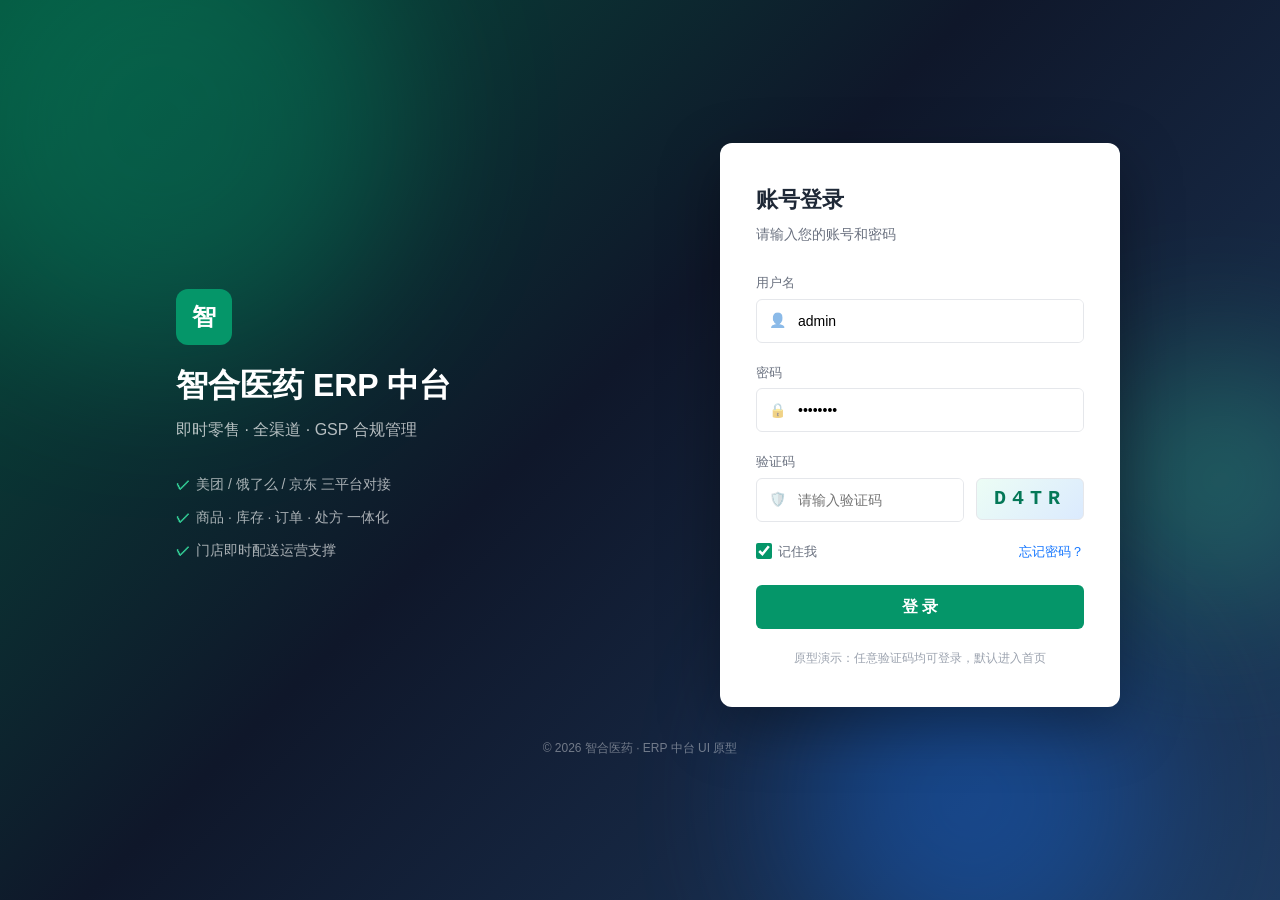
<file: index.html>
<!DOCTYPE html>
<html lang="zh-CN">
<head>
  <meta charset="UTF-8" />
  <meta http-equiv="refresh" content="0;url=design-prototype/login.html" />
  <title>智合医药 ERP 中台</title>
  <script>location.replace('design-prototype/login.html');</script>
</head>
<body>
  <p>正在跳转到 <a href="design-prototype/login.html">登录页</a>…</p>
</body>
</html>
</file>
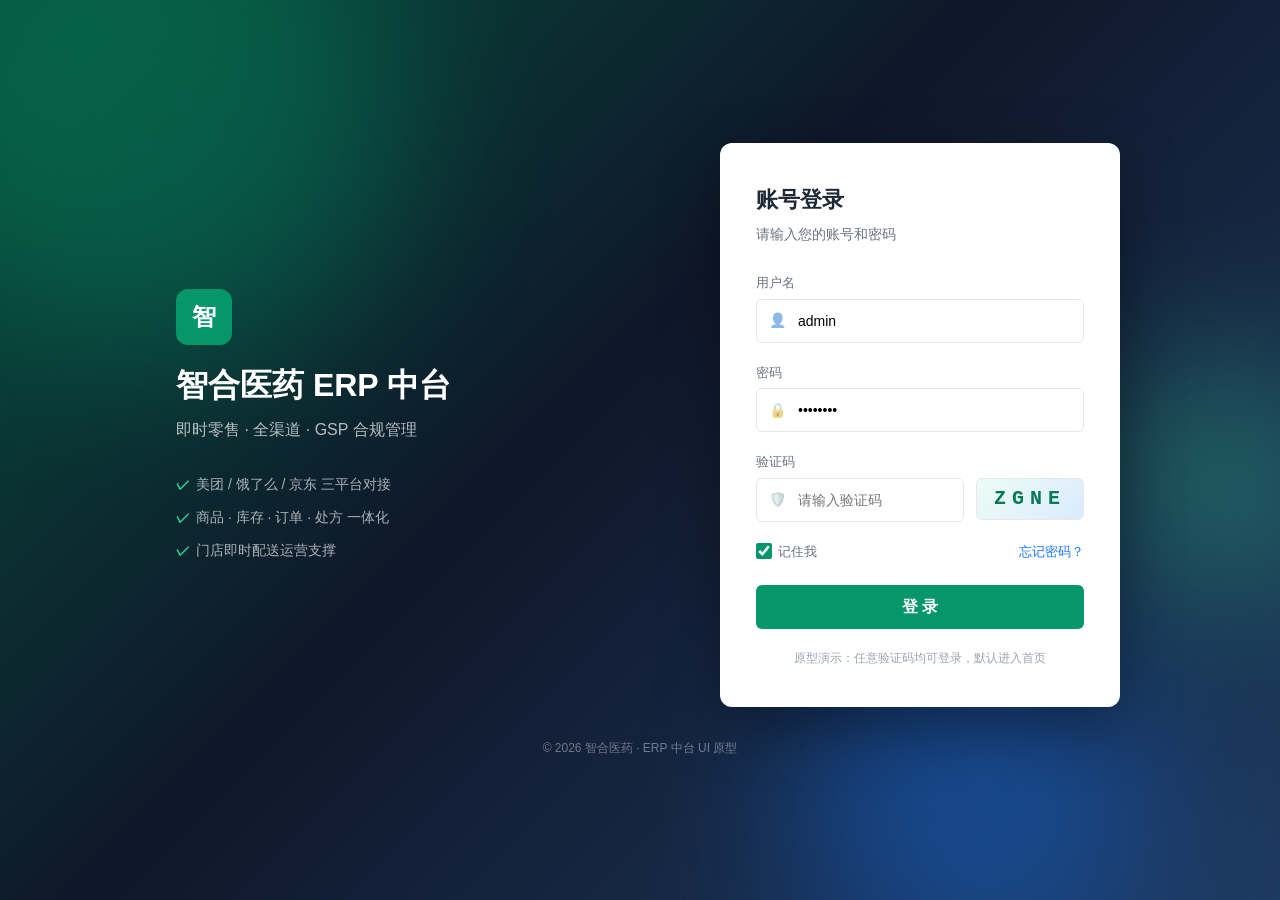
<file: design-prototype/index.html>
<!DOCTYPE html>
<html lang="zh-CN">
<head>
  <meta charset="UTF-8" />
  <meta name="viewport" content="width=device-width, initial-scale=1.0" />
  <title>智合医药 ERP 中台 - UI 原型（全量）</title>
  <link rel="stylesheet" href="styles.css" />
</head>
<body>
  <div class="app">
    <aside class="sidebar" id="sidebar">
      <div class="sidebar-logo">
        <div class="logo-icon">智</div>
        <span class="logo-text">智合医药 ERP</span>
      </div>
      <nav class="sidebar-menu" id="sidebar-menu"></nav>
    </aside>

    <div class="main">
      <header class="header">
        <div class="header-left">
          <button class="btn-icon" id="sidebar-toggle" title="收起菜单">«</button>
          <div class="breadcrumb" id="breadcrumb">首页</div>
        </div>
        <div class="header-right">
          <div class="header-bell" title="通知">🔔<span class="dot"></span></div>
          <div class="user-info" id="logout-btn" title="退出登录">
            <div class="avatar" id="user-avatar">管</div>
            <span id="user-name">管理员</span>
            <span style="color:#9ca3af;font-size:12px">⎋</span>
          </div>
        </div>
      </header>

      <main class="content" id="page-container"></main>
    </div>
  </div>

  <div class="prototype-badge">UI 原型 v4.0 · 一期合同 62 项</div>

  <script src="menu-config.js"></script>
  <script src="pages-config.js"></script>
  <script src="phase1-pages.js"></script>
  <script src="data-store.js"></script>
  <script src="phase1-data.js"></script>
  <script src="form-schemas.js"></script>
  <script src="workflow-ui.js"></script>
  <script src="phase1-render.js"></script>
  <script src="phase1-ui.js"></script>
  <script src="entity-render.js"></script>
  <script src="renderer.js"></script>
  <script src="interactions.js"></script>
  <script src="app.js"></script>
</body>
</html>
</file>
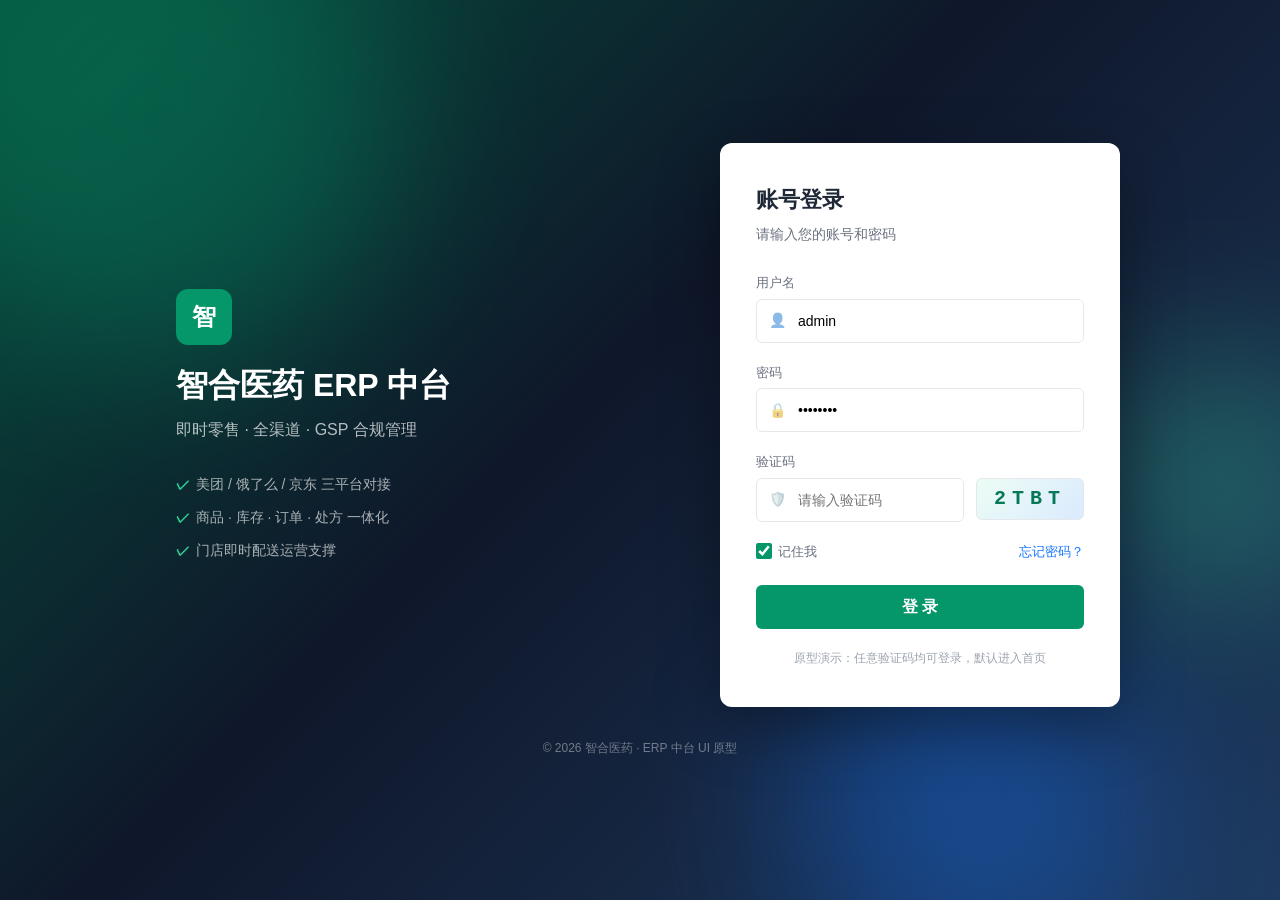
<file: design-prototype/login.html>
<!DOCTYPE html>
<html lang="zh-CN">
<head>
  <meta charset="UTF-8" />
  <meta name="viewport" content="width=device-width, initial-scale=1.0" />
  <title>登录 - 智合医药 ERP 中台</title>
  <link rel="stylesheet" href="styles.css" />
</head>
<body class="login-body">
  <div class="login-page">
    <div class="login-bg">
      <div class="login-bg-shape shape-1"></div>
      <div class="login-bg-shape shape-2"></div>
      <div class="login-bg-shape shape-3"></div>
    </div>

    <div class="login-container">
      <div class="login-brand">
        <div class="login-brand-icon">智</div>
        <h1>智合医药 ERP 中台</h1>
        <p>即时零售 · 全渠道 · GSP 合规管理</p>
        <ul class="login-features">
          <li>美团 / 饿了么 / 京东 三平台对接</li>
          <li>商品 · 库存 · 订单 · 处方 一体化</li>
          <li>门店即时配送运营支撑</li>
        </ul>
      </div>

      <div class="login-card">
        <h2>账号登录</h2>
        <p class="login-subtitle">请输入您的账号和密码</p>

        <form id="login-form" class="login-form">
          <div class="login-field">
            <label for="username">用户名</label>
            <div class="login-input-wrap">
              <span class="login-input-icon">👤</span>
              <input id="username" type="text" placeholder="请输入用户名" value="admin" autocomplete="username" />
            </div>
          </div>

          <div class="login-field">
            <label for="password">密码</label>
            <div class="login-input-wrap">
              <span class="login-input-icon">🔒</span>
              <input id="password" type="password" placeholder="请输入密码" value="admin123" autocomplete="current-password" />
            </div>
          </div>

          <div class="login-field">
            <label for="captcha">验证码</label>
            <div class="login-captcha-row">
              <div class="login-input-wrap">
                <span class="login-input-icon">🛡️</span>
                <input id="captcha" type="text" placeholder="请输入验证码" maxlength="4" />
              </div>
              <div class="login-captcha-img" id="captcha-display" title="点击刷新">A7K9</div>
            </div>
          </div>

          <div class="login-options">
            <label class="login-remember">
              <input type="checkbox" id="remember" checked />
              <span>记住我</span>
            </label>
            <a href="#" class="login-forgot" onclick="return false">忘记密码？</a>
          </div>

          <button type="submit" class="login-btn">登 录</button>
        </form>

        <p class="login-tip">原型演示：任意验证码均可登录，默认进入首页</p>
      </div>
    </div>

    <div class="login-footer">© 2026 智合医药 · ERP 中台 UI 原型</div>
  </div>

  <script src="login.js"></script>
</body>
</html>
</file>
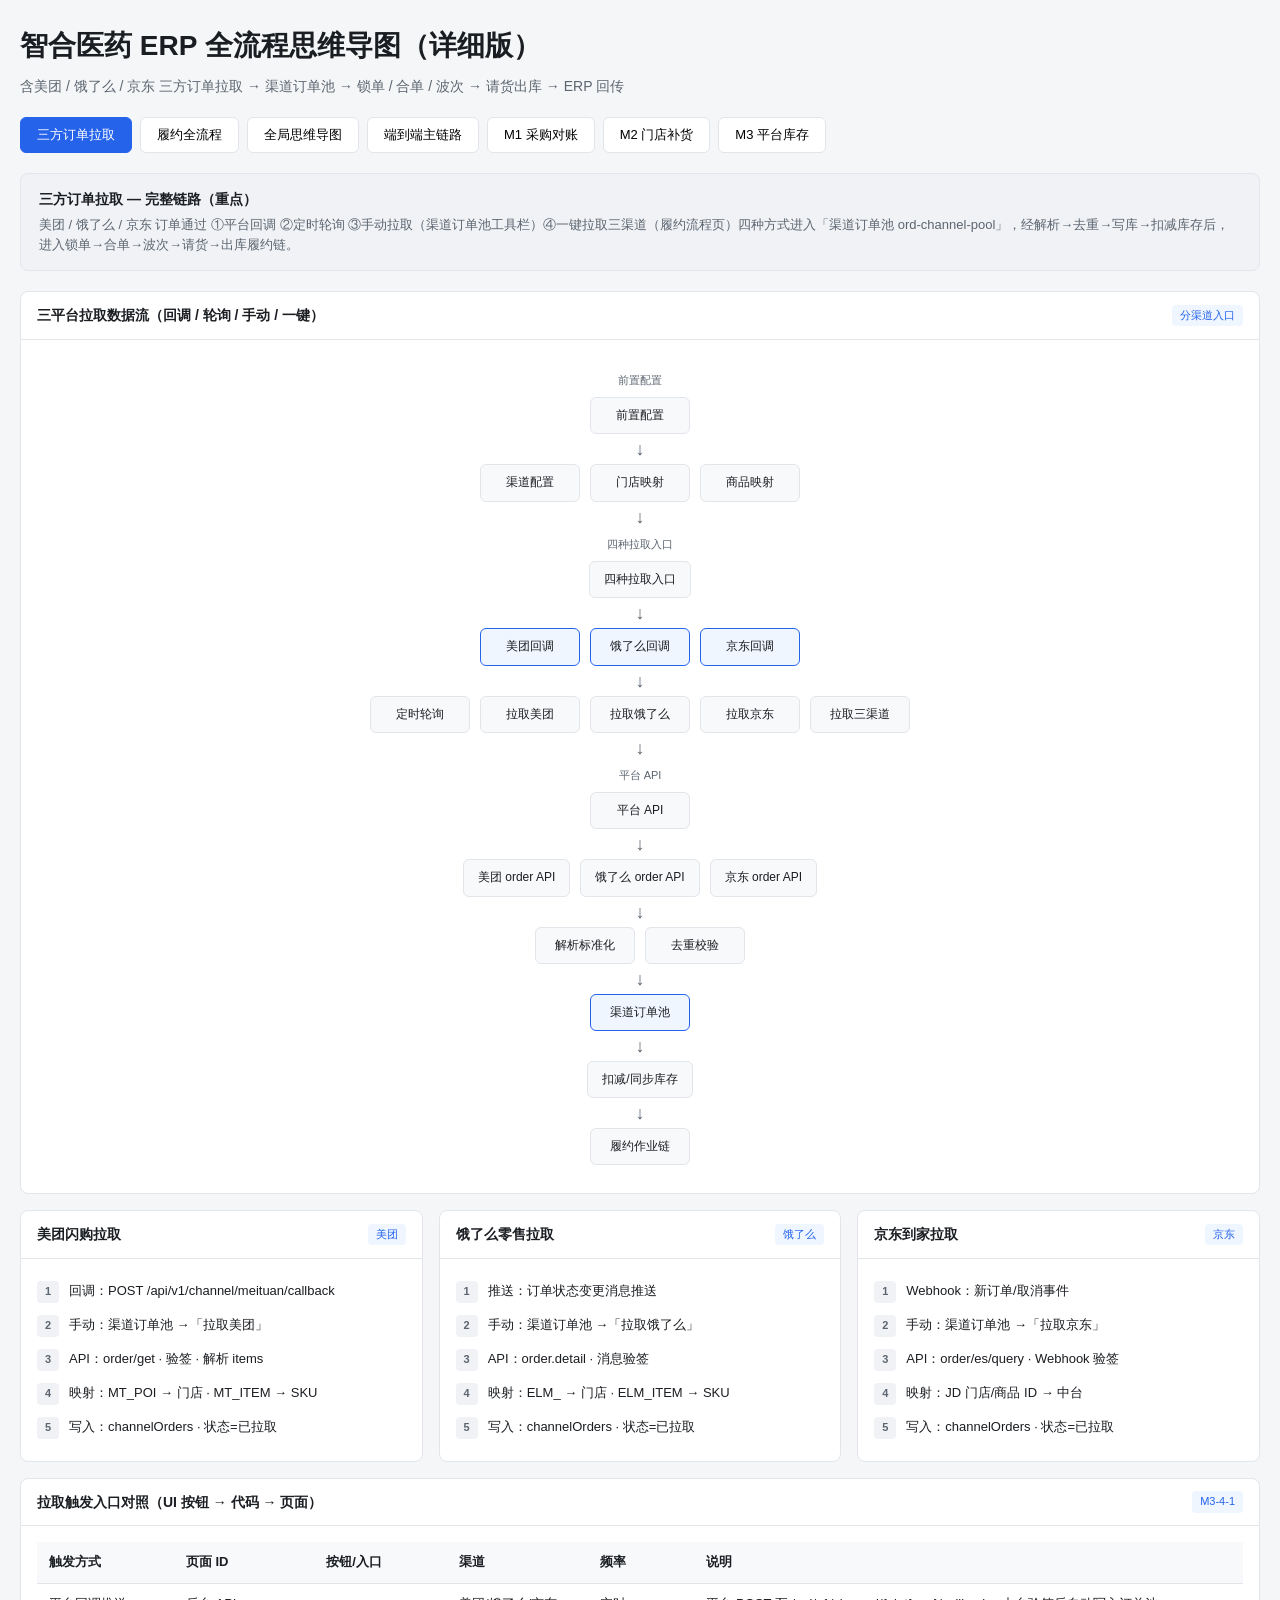
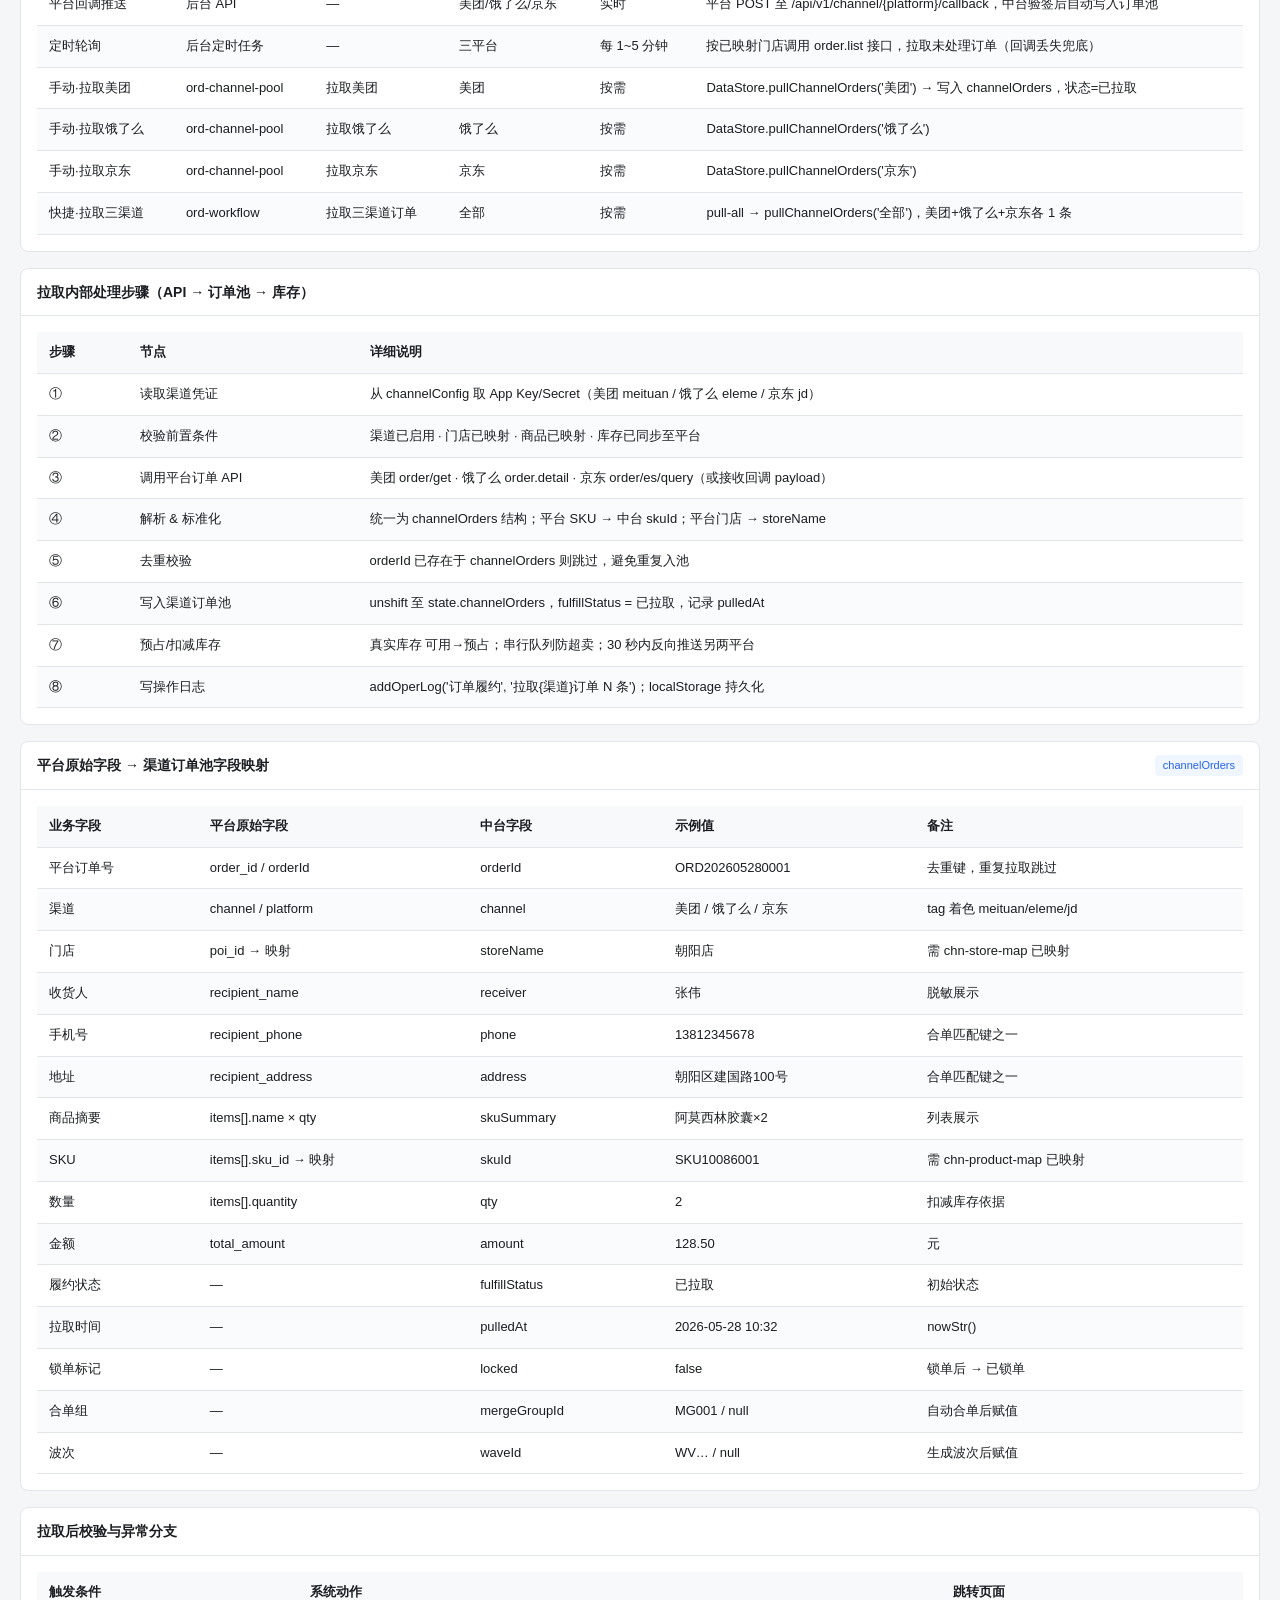
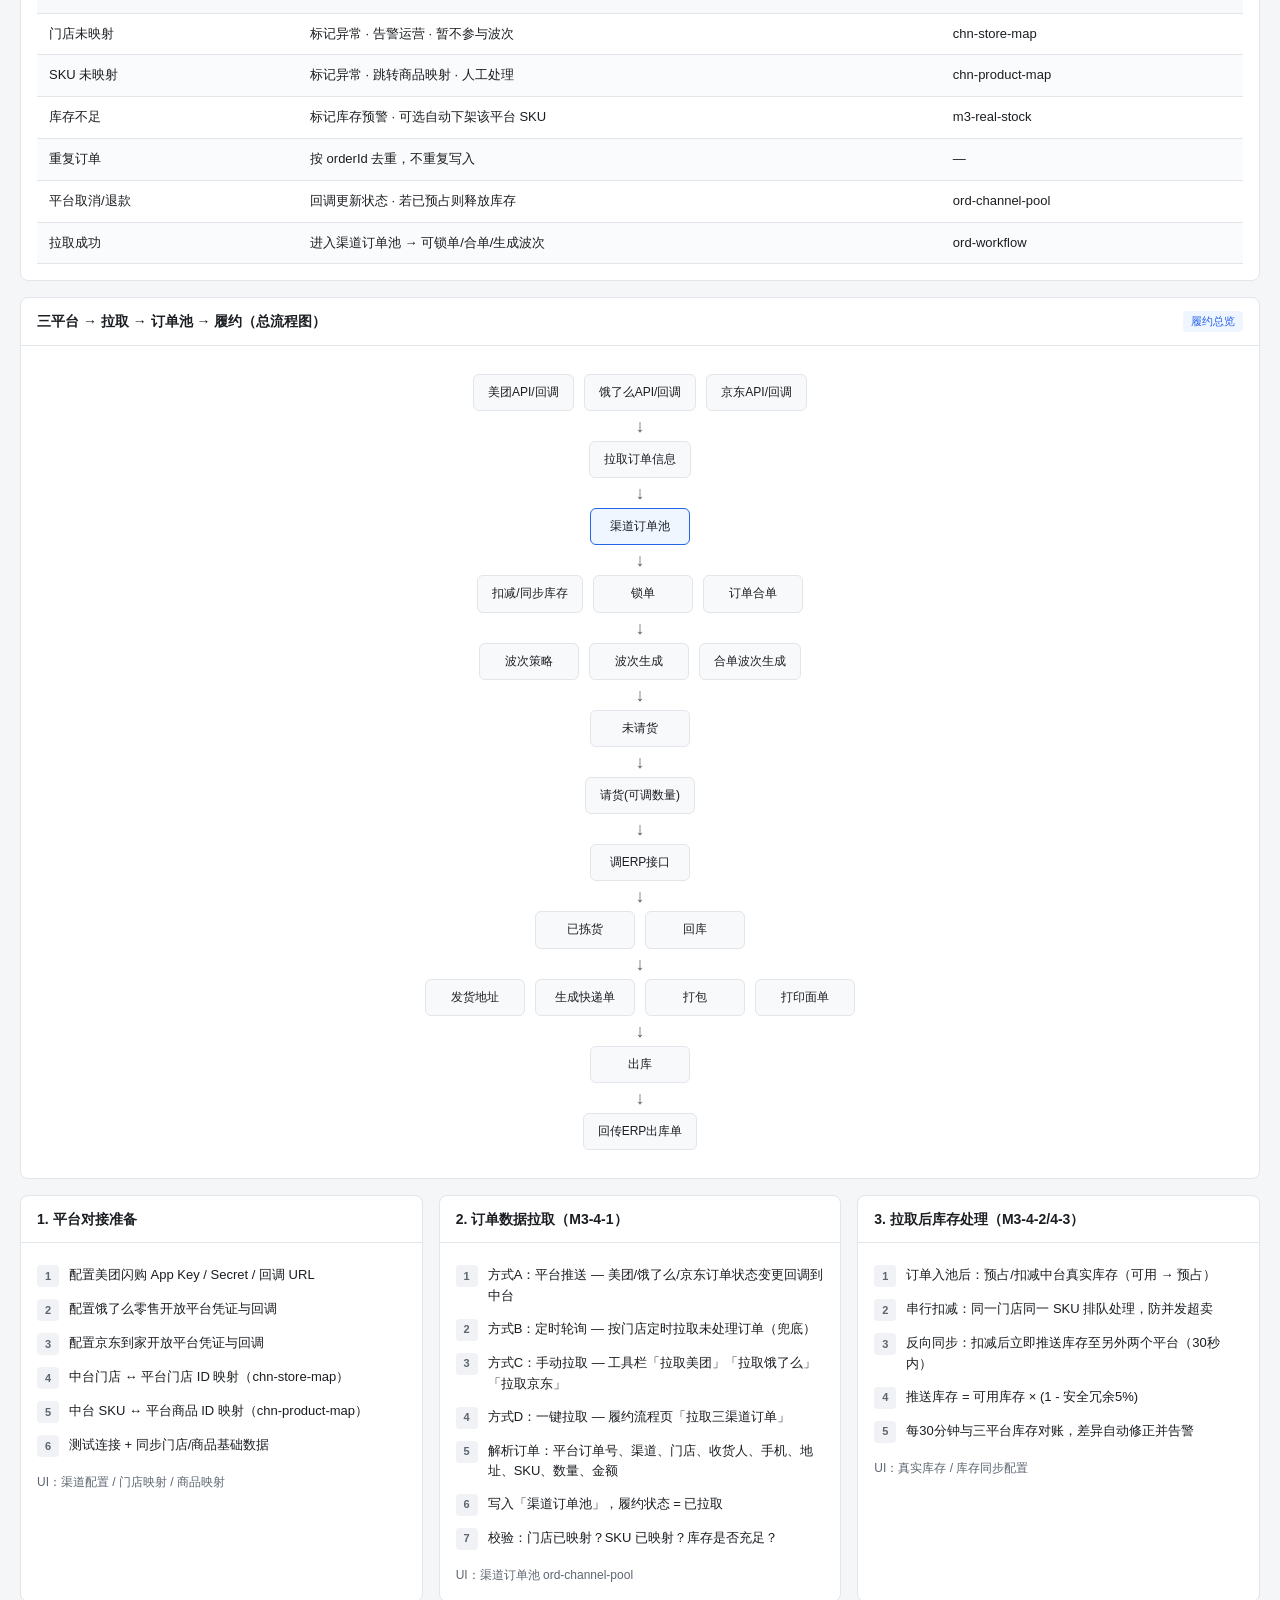
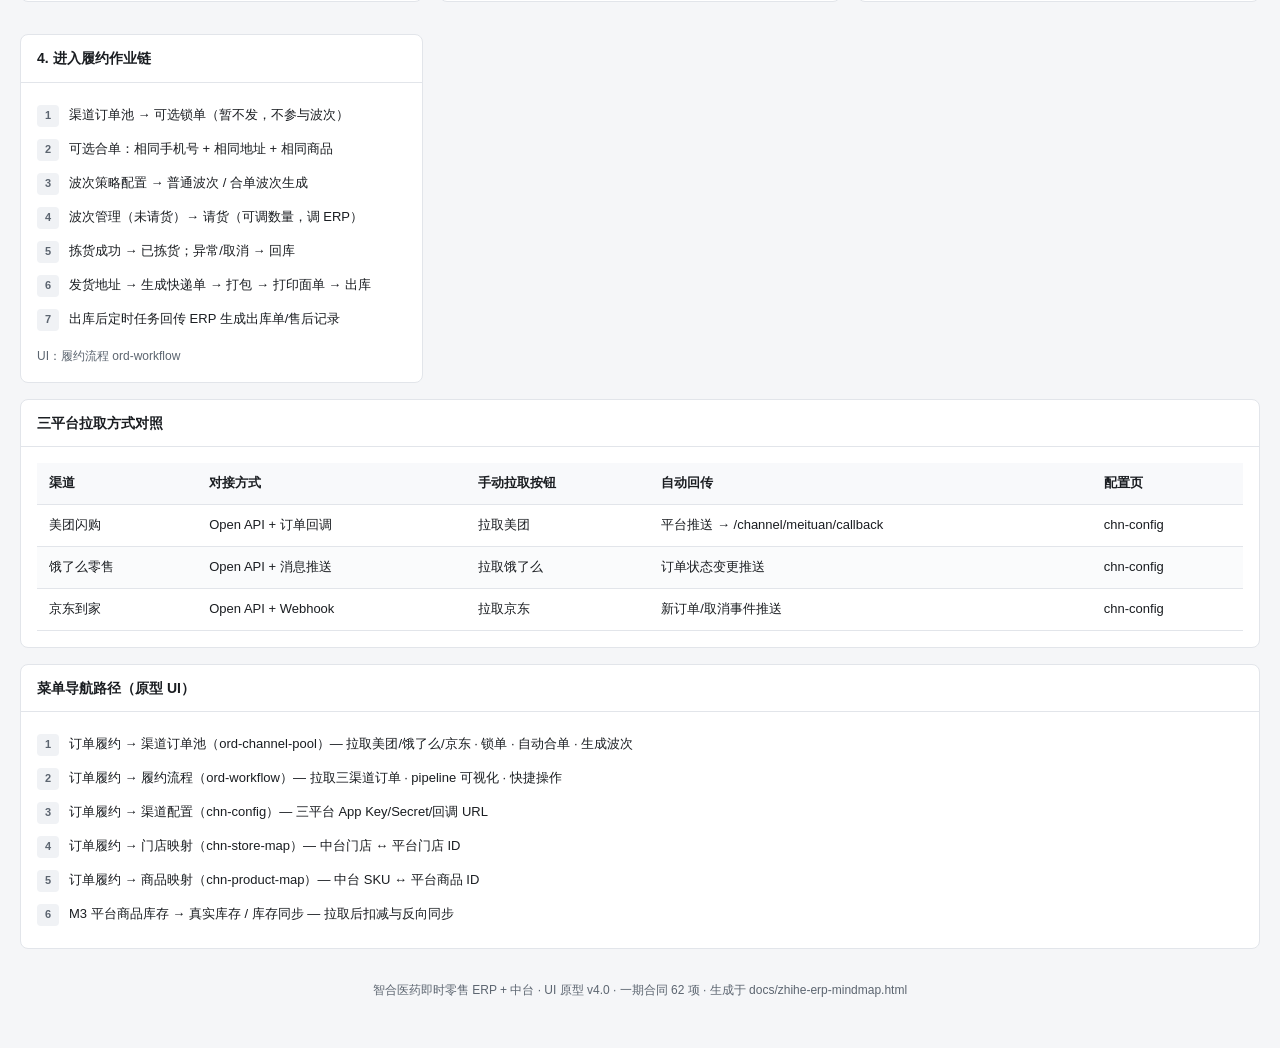
<file: docs/zhihe-erp-mindmap.html>
<!DOCTYPE html>
<html lang="zh-CN">
<head>
  <meta charset="UTF-8" />
  <meta name="viewport" content="width=device-width, initial-scale=1.0" />
  <title>智合医药 ERP 全流程思维导图（详细版）</title>
  <style>
    :root {
      --bg: #f5f6f8;
      --card: #fff;
      --border: #e2e5ea;
      --text: #1a1d21;
      --muted: #5c6570;
      --accent: #2563eb;
      --accent-bg: #eff6ff;
      --purple: #7c3aed;
      --green: #059669;
      --orange: #d97706;
      --pink: #db2777;
      --radius: 8px;
      --font: "Segoe UI", "PingFang SC", "Microsoft YaHei", sans-serif;
    }
    * { box-sizing: border-box; margin: 0; padding: 0; }
    body {
      font-family: var(--font);
      background: var(--bg);
      color: var(--text);
      line-height: 1.6;
      font-size: 14px;
    }
    .wrap { max-width: 1280px; margin: 0 auto; padding: 24px 20px 48px; }
    h1 { font-size: 1.75rem; font-weight: 700; margin-bottom: 6px; }
    .subtitle { color: var(--muted); margin-bottom: 20px; }
    .tabs { display: flex; flex-wrap: wrap; gap: 8px; margin-bottom: 20px; }
    .tab {
      padding: 8px 16px;
      border: 1px solid var(--border);
      border-radius: 6px;
      background: var(--card);
      cursor: pointer;
      font-size: 13px;
      transition: all .15s;
    }
    .tab:hover { border-color: var(--accent); }
    .tab.active { background: var(--accent); color: #fff; border-color: var(--accent); }
    .panel { display: none; }
    .panel.active { display: block; }
    .callout {
      padding: 14px 18px;
      border-radius: var(--radius);
      border: 1px solid var(--border);
      background: #f0f2f5;
      margin-bottom: 20px;
    }
    .callout strong { display: block; margin-bottom: 4px; }
    .callout p { color: var(--muted); font-size: 13px; }
    .card {
      background: var(--card);
      border: 1px solid var(--border);
      border-radius: var(--radius);
      margin-bottom: 16px;
      overflow: hidden;
    }
    .card-h {
      padding: 12px 16px;
      border-bottom: 1px solid var(--border);
      font-weight: 600;
      font-size: 14px;
      display: flex;
      justify-content: space-between;
      align-items: center;
      gap: 12px;
    }
    .card-b { padding: 16px; }
    .grid-2 { display: grid; grid-template-columns: repeat(auto-fit, minmax(320px, 1fr)); gap: 16px; }
    .grid-3 { display: grid; grid-template-columns: repeat(auto-fit, minmax(260px, 1fr)); gap: 16px; }
    .badge {
      display: inline-block;
      padding: 2px 8px;
      border-radius: 4px;
      font-size: 11px;
      font-weight: 500;
      background: var(--accent-bg);
      color: var(--accent);
    }
    .badge-warn { background: #fef3c7; color: #b45309; }
    .badge-ok { background: #d1fae5; color: #047857; }
    .badge-neutral { background: #f0f2f5; color: var(--muted); }
    table { width: 100%; border-collapse: collapse; font-size: 13px; }
    th, td { padding: 10px 12px; text-align: left; border-bottom: 1px solid var(--border); vertical-align: top; }
    th { background: #f8f9fb; font-weight: 600; white-space: nowrap; }
    tr:nth-child(even) td { background: #fafbfc; }
    .step-list { list-style: none; }
    .step-list li {
      display: flex;
      gap: 10px;
      align-items: flex-start;
      padding: 6px 0;
      font-size: 13px;
    }
    .num {
      flex-shrink: 0;
      width: 22px;
      height: 22px;
      border-radius: 4px;
      background: #f0f2f5;
      color: var(--muted);
      font-size: 11px;
      display: flex;
      align-items: center;
      justify-content: center;
      font-weight: 600;
    }
    .flow-v { display: flex; flex-direction: column; align-items: center; gap: 0; padding: 8px 0; overflow-x: auto; }
    .flow-row { display: flex; flex-wrap: wrap; justify-content: center; gap: 10px; margin: 4px 0; }
    .flow-node {
      padding: 8px 14px;
      border: 1px solid var(--border);
      border-radius: 6px;
      background: #f8f9fb;
      font-size: 12px;
      text-align: center;
      min-width: 100px;
      max-width: 160px;
    }
    .flow-node.highlight { border-color: var(--accent); background: var(--accent-bg); }
    .flow-arrow { color: var(--muted); font-size: 18px; line-height: 1; padding: 2px 0; }
    .flow-label { font-size: 11px; color: var(--muted); margin: 8px 0 4px; text-align: center; width: 100%; }
    .status-chain { display: flex; flex-wrap: wrap; align-items: center; gap: 6px; margin-bottom: 12px; }
    .status-pill {
      padding: 4px 10px;
      border-radius: 4px;
      background: #f0f2f5;
      font-size: 12px;
    }
    .arrow-sm { color: var(--muted); }
    details { margin-bottom: 8px; }
    summary {
      cursor: pointer;
      font-weight: 600;
      font-size: 13px;
      padding: 8px 0;
      list-style: none;
    }
    summary::-webkit-details-marker { display: none; }
    summary::before { content: "▸ "; color: var(--muted); }
    details[open] summary::before { content: "▾ "; }
    .branch-items { padding-left: 20px; border-left: 2px solid var(--border); margin: 8px 0 12px 8px; }
    .branch-items li { font-size: 13px; padding: 3px 0; color: var(--text); }
    .center-title { text-align: center; padding: 24px; }
    .center-title h2 { font-size: 1.4rem; margin: 8px 0; }
    .color-dot { width: 10px; height: 10px; border-radius: 2px; display: inline-block; margin-right: 6px; }
    .dot-blue { background: var(--accent); }
    .dot-purple { background: var(--purple); }
    .dot-green { background: var(--green); }
    .dot-orange { background: var(--orange); }
    .dot-gray { background: #9ca3af; }
    .footer-note { text-align: center; color: var(--muted); font-size: 12px; margin-top: 32px; }
    @media print {
      .tabs { display: none; }
      .panel { display: block !important; page-break-before: always; }
      .panel:first-of-type { page-break-before: avoid; }
    }
  </style>
</head>
<body>
  <div class="wrap">
    <h1>智合医药 ERP 全流程思维导图（详细版）</h1>
    <p class="subtitle">含美团 / 饿了么 / 京东 三方订单拉取 → 渠道订单池 → 锁单 / 合单 / 波次 → 请货出库 → ERP 回传</p>

    <div class="tabs" id="tabs"></div>

    <div id="panel-channel-pull" class="panel"></div>
    <div id="panel-fulfill-detail" class="panel"></div>
    <div id="panel-overview" class="panel"></div>
    <div id="panel-e2e" class="panel"></div>
    <div id="panel-m1" class="panel"></div>
    <div id="panel-m2" class="panel"></div>
    <div id="panel-m3" class="panel"></div>

    <p class="footer-note">智合医药即时零售 ERP + 中台 · UI 原型 v4.0 · 一期合同 62 项 · 生成于 docs/zhihe-erp-mindmap.html</p>
  </div>

  <script>
    const VIEWS = [
      { key: "channel-pull", label: "三方订单拉取" },
      { key: "fulfill-detail", label: "履约全流程" },
      { key: "overview", label: "全局思维导图" },
      { key: "e2e", label: "端到端主链路" },
      { key: "m1", label: "M1 采购对账" },
      { key: "m2", label: "M2 门店补货" },
      { key: "m3", label: "M3 平台库存" },
    ];

    const PULL_TRIGGERS = [
      { trigger: "平台回调推送", page: "后台 API", button: "—", channel: "美团/饿了么/京东", freq: "实时", desc: "平台 POST 至 /api/v1/channel/{platform}/callback，中台验签后自动写入订单池" },
      { trigger: "定时轮询", page: "后台定时任务", button: "—", channel: "三平台", freq: "每 1~5 分钟", desc: "按已映射门店调用 order.list 接口，拉取未处理订单（回调丢失兜底）" },
      { trigger: "手动·拉取美团", page: "ord-channel-pool", button: "拉取美团", channel: "美团", freq: "按需", desc: "DataStore.pullChannelOrders('美团') → 写入 channelOrders，状态=已拉取" },
      { trigger: "手动·拉取饿了么", page: "ord-channel-pool", button: "拉取饿了么", channel: "饿了么", freq: "按需", desc: "DataStore.pullChannelOrders('饿了么')" },
      { trigger: "手动·拉取京东", page: "ord-channel-pool", button: "拉取京东", channel: "京东", freq: "按需", desc: "DataStore.pullChannelOrders('京东')" },
      { trigger: "快捷·拉取三渠道", page: "ord-workflow", button: "拉取三渠道订单", channel: "全部", freq: "按需", desc: "pull-all → pullChannelOrders('全部')，美团+饿了么+京东各 1 条" },
    ];

    const ORDER_FIELD_MAP = [
      ["平台订单号", "order_id / orderId", "orderId", "ORD202605280001", "去重键，重复拉取跳过"],
      ["渠道", "channel / platform", "channel", "美团 / 饿了么 / 京东", "tag 着色 meituan/eleme/jd"],
      ["门店", "poi_id → 映射", "storeName", "朝阳店", "需 chn-store-map 已映射"],
      ["收货人", "recipient_name", "receiver", "张伟", "脱敏展示"],
      ["手机号", "recipient_phone", "phone", "13812345678", "合单匹配键之一"],
      ["地址", "recipient_address", "address", "朝阳区建国路100号", "合单匹配键之一"],
      ["商品摘要", "items[].name × qty", "skuSummary", "阿莫西林胶囊×2", "列表展示"],
      ["SKU", "items[].sku_id → 映射", "skuId", "SKU10086001", "需 chn-product-map 已映射"],
      ["数量", "items[].quantity", "qty", "2", "扣减库存依据"],
      ["金额", "total_amount", "amount", "128.50", "元"],
      ["履约状态", "—", "fulfillStatus", "已拉取", "初始状态"],
      ["拉取时间", "—", "pulledAt", "2026-05-28 10:32", "nowStr()"],
      ["锁单标记", "—", "locked", "false", "锁单后 → 已锁单"],
      ["合单组", "—", "mergeGroupId", "MG001 / null", "自动合单后赋值"],
      ["波次", "—", "waveId", "WV… / null", "生成波次后赋值"],
    ];

    const PULL_INTERNAL_STEPS = [
      ["①", "读取渠道凭证", "从 channelConfig 取 App Key/Secret（美团 meituan / 饿了么 eleme / 京东 jd）"],
      ["②", "校验前置条件", "渠道已启用 · 门店已映射 · 商品已映射 · 库存已同步至平台"],
      ["③", "调用平台订单 API", "美团 order/get · 饿了么 order.detail · 京东 order/es/query（或接收回调 payload）"],
      ["④", "解析 & 标准化", "统一为 channelOrders 结构；平台 SKU → 中台 skuId；平台门店 → storeName"],
      ["⑤", "去重校验", "orderId 已存在于 channelOrders 则跳过，避免重复入池"],
      ["⑥", "写入渠道订单池", "unshift 至 state.channelOrders，fulfillStatus = 已拉取，记录 pulledAt"],
      ["⑦", "预占/扣减库存", "真实库存 可用→预占；串行队列防超卖；30 秒内反向推送另两平台"],
      ["⑧", "写操作日志", "addOperLog('订单履约', '拉取{渠道}订单 N 条')；localStorage 持久化"],
    ];

    const PULL_BRANCHES = [
      ["门店未映射", "标记异常 · 告警运营 · 暂不参与波次", "chn-store-map"],
      ["SKU 未映射", "标记异常 · 跳转商品映射 · 人工处理", "chn-product-map"],
      ["库存不足", "标记库存预警 · 可选自动下架该平台 SKU", "m3-real-stock"],
      ["重复订单", "按 orderId 去重，不重复写入", "—"],
      ["平台取消/退款", "回调更新状态 · 若已预占则释放库存", "ord-channel-pool"],
      ["拉取成功", "进入渠道订单池 → 可锁单/合单/生成波次", "ord-workflow"],
    ];

    const CHANNEL_PULL_STAGES = [
      { stage: "1. 平台对接准备", ui: "渠道配置 / 门店映射 / 商品映射", steps: [
        "配置美团闪购 App Key / Secret / 回调 URL",
        "配置饿了么零售开放平台凭证与回调",
        "配置京东到家开放平台凭证与回调",
        "中台门店 ↔ 平台门店 ID 映射（chn-store-map）",
        "中台 SKU ↔ 平台商品 ID 映射（chn-product-map）",
        "测试连接 + 同步门店/商品基础数据",
      ]},
      { stage: "2. 订单数据拉取（M3-4-1）", ui: "渠道订单池 ord-channel-pool", steps: [
        "方式A：平台推送 — 美团/饿了么/京东订单状态变更回调到中台",
        "方式B：定时轮询 — 按门店定时拉取未处理订单（兜底）",
        "方式C：手动拉取 — 工具栏「拉取美团」「拉取饿了么」「拉取京东」",
        "方式D：一键拉取 — 履约流程页「拉取三渠道订单」",
        "解析订单：平台订单号、渠道、门店、收货人、手机、地址、SKU、数量、金额",
        "写入「渠道订单池」，履约状态 = 已拉取",
        "校验：门店已映射？SKU 已映射？库存是否充足？",
      ]},
      { stage: "3. 拉取后库存处理（M3-4-2/4-3）", ui: "真实库存 / 库存同步配置", steps: [
        "订单入池后：预占/扣减中台真实库存（可用 → 预占）",
        "串行扣减：同一门店同一 SKU 排队处理，防并发超卖",
        "反向同步：扣减后立即推送库存至另外两个平台（30秒内）",
        "推送库存 = 可用库存 × (1 - 安全冗余5%)",
        "每30分钟与三平台库存对账，差异自动修正并告警",
      ]},
      { stage: "4. 进入履约作业链", ui: "履约流程 ord-workflow", steps: [
        "渠道订单池 → 可选锁单（暂不发，不参与波次）",
        "可选合单：相同手机号 + 相同地址 + 相同商品",
        "波次策略配置 → 普通波次 / 合单波次生成",
        "波次管理（未请货）→ 请货（可调数量，调 ERP）",
        "拣货成功 → 已拣货；异常/取消 → 回库",
        "发货地址 → 生成快递单 → 打包 → 打印面单 → 出库",
        "出库后定时任务回传 ERP 生成出库单/售后记录",
      ]},
    ];

    const FULFILL_PIPELINE = [
      { group: "起点：拉取三方订单", items: [
        ["1.1", "拉取订单信息", "从美团/饿了么/京东获取新订单，进入渠道订单池", "ord-channel-pool", "—"],
        ["1.2", "拉取美团", "单渠道手动拉取或回调自动写入", "工具栏", "美团"],
        ["1.3", "拉取饿了么", "单渠道手动拉取或回调自动写入", "工具栏", "饿了么"],
        ["1.4", "拉取京东", "单渠道手动拉取或回调自动写入", "工具栏", "京东"],
        ["1.5", "拉取三渠道", "履约流程页快捷操作，一次拉取三个平台", "ord-workflow", "—"],
      ]},
      { group: "分支处理（可并行）", items: [
        ["2.1", "锁单", "暂时不发货的订单锁定，不参与后续波次生成", "ord-channel-pool 行操作", "锁单/解锁"],
        ["2.2", "订单合单", "相同手机号 + 相同地址 + 相同商品 → 合并为一组", "ord-merge", "自动合单"],
        ["2.3", "合单波次生成", "已合单组单独生成「合单类型」波次", "ord-merge", "—"],
      ]},
      { group: "波次策略与生成", items: [
        ["3.1", "波次策略", "自定义规则：同门店+同渠道、每批上限等", "ord-wave-strategy", "—"],
        ["3.2", "波次生成", "从订单池取未锁定/未合单订单，校验 ERP 库存是否充足", "ord-wave", "生成波次"],
        ["3.3", "波次管理·未请货", "生成后数据进入「未请货」Tab，等待请货", "ord-wave Tab", "—"],
      ]},
      { group: "请货与拣货", items: [
        ["4.1", "请货", "调用 ERP 接口；可手动修改请货数量后提交", "ord-pick-ship", "请货抽屉"],
        ["4.2", "ERP 拣货回传", "ERP 返回拣货是否成功", "系统接口", "—"],
        ["4.3", "确认拣货 → 已拣货", "拣货成功，库存扣减，进入已拣货待发货", "ord-pick-ship", "确认拣货"],
        ["4.4", "异常 → 回库", "用户取消/库存异常：已分配库存释放回库", "ord-pick-ship", "回库"],
      ]},
      { group: "发货与出库", items: [
        ["5.1", "发货地址管理", "维护发件人地址，生成面单时使用", "ord-ship-addr", "—"],
        ["5.2", "生成快递单", "已拣货订单生成物流单号", "ord-pick-ship", "—"],
        ["5.3", "打包", "仓库打包作业确认", "ord-pick-ship", "—"],
        ["5.4", "打印面单", "打印快递面单（需先有快递单号）", "ord-pick-ship", "—"],
        ["5.5", "出库", "确认出库，订单状态 → 配送中", "ord-pick-ship", "出库"],
        ["5.6", "定时回传 ERP", "出库后定时任务推送 ERP 生成出库单", "后台任务", "—"],
      ]},
    ];

    const MODULES = [
      { id: "channel", dot: "dot-blue", title: "三方订单拉取与回传（M3-4 + 履约）", branches: [
        { title: "拉取前置条件", items: ["渠道配置（三平台凭证）", "门店映射", "商品映射", "库存已同步至平台"] },
        { title: "拉取方式", items: ["平台回调推送（实时）", "定时轮询拉取", "手动：拉取美团/饿了么/京东", "快捷：拉取三渠道订单"] },
        { title: "拉取后处理", items: ["写入渠道订单池", "预占/扣减真实库存", "串行防超卖", "反向同步另两平台库存", "30分钟库存对账"] },
        { title: "履约后续", items: CHANNEL_PULL_STAGES[3].steps },
      ]},
      { id: "m1", dot: "dot-purple", title: "M1 采购对账自动化（18项）", branches: [
        { title: "供应商与合同", items: ["供应商档案/GSP预警", "合同管理/续签", "合同条款快照", "返利规则5种"] },
        { title: "采购与入库", items: ["采购创建/Excel", "分级审批5万/20万", "入库登记/批号效期", "分次入库", "发票登记"] },
        { title: "自动对账", items: ["三单比对", "对账单生成", "差异分级绿黄红", "推送供应商"] },
        { title: "供应商门户与返利", items: ["在线登录/查看", "确认/差异反馈", "应返/实返/预警"] },
      ]},
      { id: "m2", dot: "dot-green", title: "M2 门店补货计划（12项）", branches: [
        { title: "数据基础", items: ["门店档案", "三平台销量日归集", "库存归集可用/预占/在途"] },
        { title: "补货引擎", items: ["销量预测7+30+同比", "安全库存95%", "补货建议门店×SKU", "建议单审核"] },
        { title: "转采购", items: ["供应商优先级", "自动最优匹配", "备选切换", "一键转采购/拆单", "套用合同"] },
      ]},
      { id: "m3", dot: "dot-orange", title: "M3 三平台商品库存（16项）", branches: [
        { title: "商品主数据", items: ["SPU/SKU", "医药强校验", "Excel导入", "平台独立定价", "独立上下架", "映射管理"] },
        { title: "库存中心", items: ["真实库存视图", "30秒同步三平台", "5%安全冗余", "流水台账", "盘点"] },
        { title: "订单与防超卖", items: ["平台订单自动回传/拉取", "自动扣减+反向同步", "串行扣减", "30分钟对账"] },
      ]},
      { id: "m4", dot: "dot-gray", title: "M4 基础平台（10项）", branches: [
        { title: "权限审计", items: ["组织架构", "角色权限6种", "数据权限", "操作日志"] },
        { title: "运营支撑", items: ["消息通知", "采购/运营看板", "导出", "参数/SSO/备份"] },
      ]},
    ];

    function esc(s) {
      return String(s).replace(/&/g, "&amp;").replace(/</g, "&lt;").replace(/>/g, "&gt;");
    }

    function table(headers, rows) {
      return `<table><thead><tr>${headers.map(h => `<th>${esc(h)}</th>`).join("")}</tr></thead><tbody>${
        rows.map(r => `<tr>${r.map(c => `<td>${esc(c)}</td>`).join("")}</tr>`).join("")
      }</tbody></table>`;
    }

    function stepList(items) {
      return `<ul class="step-list">${items.map((t, i) =>
        `<li><span class="num">${i + 1}</span><span>${esc(t)}</span></li>`
      ).join("")}</ul>`;
    }

    function card(title, body, badge) {
      const badgeHtml = badge ? `<span class="badge">${esc(badge)}</span>` : "";
      return `<div class="card"><div class="card-h"><span>${esc(title)}</span>${badgeHtml}</div><div class="card-b">${body}</div></div>`;
    }

    function flowVertical(layers) {
      return `<div class="flow-v">${layers.map((layer, i) => {
        const nodes = Array.isArray(layer) ? layer : [layer];
        const row = `<div class="flow-row">${nodes.map(n =>
          `<div class="flow-node${n.highlight ? " highlight" : ""}">${esc(n.label || n)}</div>`
        ).join("")}</div>`;
        const arrow = i < layers.length - 1 ? `<div class="flow-arrow">↓</div>` : "";
        return (layer.label ? `<div class="flow-label">${esc(layer.label)}</div>` : "") + row + arrow;
      }).join("")}</div>`;
    }

    function moduleCard(mod) {
      const branches = mod.branches.map(b => `
        <details>
          <summary><span class="color-dot ${mod.dot}"></span>${esc(b.title)} (${b.items.length})</summary>
          <ol class="branch-items">${b.items.map(it => `<li>${esc(it)}</li>`).join("")}</ol>
        </details>
      `).join("");
      return card(mod.title, branches);
    }

    function renderChannelPull() {
      const pullFlow = flowVertical([
        { label: "前置配置" },
        [{ label: "渠道配置" }, { label: "门店映射" }, { label: "商品映射" }],
        { label: "四种拉取入口" },
        [{ label: "美团回调", highlight: true }, { label: "饿了么回调", highlight: true }, { label: "京东回调", highlight: true }],
        [{ label: "定时轮询" }, { label: "拉取美团" }, { label: "拉取饿了么" }, { label: "拉取京东" }, { label: "拉取三渠道" }],
        { label: "平台 API" },
        [{ label: "美团 order API" }, { label: "饿了么 order API" }, { label: "京东 order API" }],
        [{ label: "解析标准化" }, { label: "去重校验" }],
        [{ label: "渠道订单池", highlight: true }],
        [{ label: "扣减/同步库存" }],
        [{ label: "履约作业链" }],
      ]);

      const fulfillFlow = flowVertical([
        [{ label: "美团API/回调" }, { label: "饿了么API/回调" }, { label: "京东API/回调" }],
        [{ label: "拉取订单信息" }],
        [{ label: "渠道订单池", highlight: true }],
        [{ label: "扣减/同步库存" }, { label: "锁单" }, { label: "订单合单" }],
        [{ label: "波次策略" }, { label: "波次生成" }, { label: "合单波次生成" }],
        [{ label: "未请货" }],
        [{ label: "请货(可调数量)" }],
        [{ label: "调ERP接口" }],
        [{ label: "已拣货" }, { label: "回库" }],
        [{ label: "发货地址" }, { label: "生成快递单" }, { label: "打包" }, { label: "打印面单" }],
        [{ label: "出库" }],
        [{ label: "回传ERP出库单" }],
      ]);

      return `
        <div class="callout">
          <strong>三方订单拉取 — 完整链路（重点）</strong>
          <p>美团 / 饿了么 / 京东 订单通过 ①平台回调 ②定时轮询 ③手动拉取（渠道订单池工具栏）④一键拉取三渠道（履约流程页）四种方式进入「渠道订单池 ord-channel-pool」，经解析→去重→写库→扣减库存后，进入锁单→合单→波次→请货→出库履约链。</p>
        </div>
        ${card("三平台拉取数据流（回调 / 轮询 / 手动 / 一键）", pullFlow, "分渠道入口")}
        <div class="grid-3">
          ${card("美团闪购拉取", stepList([
            "回调：POST /api/v1/channel/meituan/callback",
            "手动：渠道订单池 →「拉取美团」",
            "API：order/get · 验签 · 解析 items",
            "映射：MT_POI → 门店 · MT_ITEM → SKU",
            "写入：channelOrders · 状态=已拉取",
          ]), "美团")}
          ${card("饿了么零售拉取", stepList([
            "推送：订单状态变更消息推送",
            "手动：渠道订单池 →「拉取饿了么」",
            "API：order.detail · 消息验签",
            "映射：ELM_ → 门店 · ELM_ITEM → SKU",
            "写入：channelOrders · 状态=已拉取",
          ]), "饿了么")}
          ${card("京东到家拉取", stepList([
            "Webhook：新订单/取消事件",
            "手动：渠道订单池 →「拉取京东」",
            "API：order/es/query · Webhook 验签",
            "映射：JD 门店/商品 ID → 中台",
            "写入：channelOrders · 状态=已拉取",
          ]), "京东")}
        </div>
        ${card("拉取触发入口对照（UI 按钮 → 代码 → 页面）", table(
          ["触发方式", "页面 ID", "按钮/入口", "渠道", "频率", "说明"],
          PULL_TRIGGERS.map(r => [r.trigger, r.page, r.button, r.channel, r.freq, r.desc])
        ), "M3-4-1")}
        ${card("拉取内部处理步骤（API → 订单池 → 库存）", table(["步骤", "节点", "详细说明"], PULL_INTERNAL_STEPS))}
        ${card("平台原始字段 → 渠道订单池字段映射", table(["业务字段", "平台原始字段", "中台字段", "示例值", "备注"], ORDER_FIELD_MAP), "channelOrders")}
        ${card("拉取后校验与异常分支", table(["触发条件", "系统动作", "跳转页面"], PULL_BRANCHES))}
        ${card("三平台 → 拉取 → 订单池 → 履约（总流程图）", fulfillFlow, "履约总览")}
        <div class="grid-2">
          ${CHANNEL_PULL_STAGES.map(s => card(s.stage, stepList(s.steps) + `<p style="margin-top:10px;font-size:12px;color:var(--muted)">UI：${esc(s.ui)}</p>`)).join("")}
        </div>
        ${card("三平台拉取方式对照", table(
          ["渠道", "对接方式", "手动拉取按钮", "自动回传", "配置页"],
          [
            ["美团闪购", "Open API + 订单回调", "拉取美团", "平台推送 → /channel/meituan/callback", "chn-config"],
            ["饿了么零售", "Open API + 消息推送", "拉取饿了么", "订单状态变更推送", "chn-config"],
            ["京东到家", "Open API + Webhook", "拉取京东", "新订单/取消事件推送", "chn-config"],
          ]
        ))}
        ${card("菜单导航路径（原型 UI）", stepList([
          "订单履约 → 渠道订单池（ord-channel-pool）— 拉取美团/饿了么/京东 · 锁单 · 自动合单 · 生成波次",
          "订单履约 → 履约流程（ord-workflow）— 拉取三渠道订单 · pipeline 可视化 · 快捷操作",
          "订单履约 → 渠道配置（chn-config）— 三平台 App Key/Secret/回调 URL",
          "订单履约 → 门店映射（chn-store-map）— 中台门店 ↔ 平台门店 ID",
          "订单履约 → 商品映射（chn-product-map）— 中台 SKU ↔ 平台商品 ID",
          "M3 平台商品库存 → 真实库存 / 库存同步 — 拉取后扣减与反向同步",
        ]))}
      `;
    }

    function renderFulfillDetail() {
      const groups = FULFILL_PIPELINE.map(g => card(g.group, table(
        ["步骤", "节点", "说明", "UI 位置", "分支/操作"], g.items
      ))).join("");
      const status = `<div class="status-chain">
        ${["已拉取","→","已锁单","→","已合单","→","波次中","→","未请货","→","已请货","→","已拣货","→","已出库"].map(s =>
          s === "→" ? `<span class="arrow-sm">→</span>` : `<span class="status-pill">${esc(s)}</span>`
        ).join("")}
      </div>
      <p style="font-size:13px;color:var(--muted)">异常分支：未请货/已请货/异常 → 回库 → 已回库；已拣货前需先生成快递单才能出库</p>`;
      return `
        <div class="callout">
          <strong>履约全流程逐步明细</strong>
          <p>从拉取三方订单开始，经锁单/合单/波次/请货/拣货/发货/出库，至 ERP 回传。与 UI「履约流程」页 pipeline 一一对应。</p>
        </div>
        ${groups}
        ${card("状态流转（渠道订单 → 波次明细）", status)}
      `;
    }

    function renderOverview() {
      return `
        <div class="card"><div class="card-b center-title">
          <span class="badge">一期 62项 + 三方订单履约</span>
          <h2>智合医药 ERP + 中台</h2>
          <p style="color:var(--muted)">采购 · 补货 · 上架 · 库存 · 拉取三方订单 · 履约出库</p>
        </div></div>
        <div class="grid-2">${MODULES.map(moduleCard).join("")}</div>
      `;
    }

    function renderE2E() {
      const e2eFlow = flowVertical([
        [{ label: "三平台对接配置" }],
        [{ label: "门店/商品映射" }],
        [{ label: "商品上架同步" }],
        [{ label: "库存推送三平台" }],
        [{ label: "拉取美团订单", highlight: true }, { label: "拉取饿了么订单", highlight: true }, { label: "拉取京东订单", highlight: true }],
        [{ label: "渠道订单池", highlight: true }],
        [{ label: "扣减/防超卖" }],
        [{ label: "锁单/合单" }],
        [{ label: "波次/请货/拣货" }],
        [{ label: "快递/出库" }],
        [{ label: "ERP出库回传" }],
        { label: "— 进货补货链（并行） —" },
        [{ label: "销量归集(M2)" }, { label: "补货建议" }, { label: "采购入库(M1)" }],
        [{ label: "库存推送三平台（闭环）" }],
      ]);
      return `
        <div class="callout">
          <strong>端到端主链路（含三方拉单）</strong>
          <p>平台对接 → 三渠道拉单 → 订单池 → 履约 → ERP；下方为进货补货闭环。</p>
        </div>
        ${card("跨模块流程（含美团/饿了么/京东拉取节点）", e2eFlow)}
        <div class="grid-3">
          ${card("三方拉单", stepList(["渠道配置", "门店/商品映射", "拉取美团", "拉取饿了么", "拉取京东", "渠道订单池", "扣减/同步库存"]))}
          ${card("进货 M2→M1", stepList(["销量归集", "补货建议", "转采购", "入库", "三单比对"]))}
          ${card("履约出库", stepList(["锁单/合单", "波次/请货", "拣货/回库", "快递/出库", "ERP回传"]))}
        </div>
      `;
    }

    function renderModule(id) {
      const mod = MODULES.find(m => m.id === id);
      return mod ? moduleCard(mod) : "";
    }

    const RENDERERS = {
      "channel-pull": renderChannelPull,
      "fulfill-detail": renderFulfillDetail,
      "overview": renderOverview,
      "e2e": renderE2E,
      "m1": () => renderModule("m1"),
      "m2": () => renderModule("m2"),
      "m3": () => renderModule("m3"),
    };

    let currentView = "channel-pull";

    function switchView(key) {
      currentView = key;
      document.querySelectorAll(".tab").forEach(t => t.classList.toggle("active", t.dataset.key === key));
      document.querySelectorAll(".panel").forEach(p => p.classList.toggle("active", p.id === "panel-" + key));
      location.hash = key;
    }

    function init() {
      const tabsEl = document.getElementById("tabs");
      VIEWS.forEach(v => {
        const btn = document.createElement("button");
        btn.className = "tab" + (v.key === currentView ? " active" : "");
        btn.dataset.key = v.key;
        btn.textContent = v.label;
        btn.type = "button";
        btn.addEventListener("click", () => switchView(v.key));
        tabsEl.appendChild(btn);

        const panel = document.getElementById("panel-" + v.key);
        panel.innerHTML = RENDERERS[v.key]();
      });

      const hash = location.hash.replace("#", "");
      if (VIEWS.some(v => v.key === hash)) switchView(hash);
      else document.getElementById("panel-channel-pull").classList.add("active");
    }

    init();
  </script>
</body>
</html>
</file>
<file: design-prototype/styles.css>
/* 智合医药 ERP 中台 - 设计原型样式 */
:root {
  --color-primary: #059669;
  --color-primary-light: #ecfdf5;
  --color-link: #1677ff;
  --color-success: #52c41a;
  --color-warning: #faad14;
  --color-danger: #ff4d4f;
  --color-text-primary: #1f2937;
  --color-text-secondary: #6b7280;
  --color-text-placeholder: #9ca3af;
  --color-border: #e5e7eb;
  --color-bg-page: #f3f4f6;
  --color-bg-card: #ffffff;
  --color-sidebar-bg: #001529;
  --sidebar-width: 220px;
  --header-height: 56px;
  --radius: 6px;
  --shadow: 0 1px 4px rgba(0, 0, 0, 0.08);
  --font: -apple-system, "PingFang SC", "Microsoft YaHei", sans-serif;
}

* {
  box-sizing: border-box;
  margin: 0;
  padding: 0;
}

body {
  font-family: var(--font);
  font-size: 14px;
  color: var(--color-text-primary);
  background: var(--color-bg-page);
  line-height: 1.5;
}

.app {
  display: flex;
  min-height: 100vh;
}

/* Sidebar */
.sidebar {
  width: var(--sidebar-width);
  background: var(--color-sidebar-bg);
  color: rgba(255, 255, 255, 0.65);
  flex-shrink: 0;
  display: flex;
  flex-direction: column;
  position: fixed;
  top: 0;
  left: 0;
  bottom: 0;
  z-index: 100;
  transition: width 0.25s ease;
}

.sidebar-logo {
  height: var(--header-height);
  display: flex;
  align-items: center;
  justify-content: center;
  gap: 8px;
  border-bottom: 1px solid rgba(255, 255, 255, 0.08);
  color: #fff;
  font-size: 16px;
  font-weight: 600;
  overflow: hidden;
  white-space: nowrap;
}

.sidebar-logo .logo-text {
  transition: opacity 0.2s ease;
}

.sidebar-logo .logo-icon {
  width: 28px;
  height: 28px;
  min-width: 28px;
  background: var(--color-primary);
  border-radius: 6px;
  display: flex;
  align-items: center;
  justify-content: center;
  font-size: 14px;
}

.sidebar-menu {
  flex: 1;
  overflow-y: auto;
  overflow-x: hidden;
  padding: 8px 0;
}

.menu-text {
  flex: 1;
  overflow: hidden;
  text-overflow: ellipsis;
  white-space: nowrap;
  transition: opacity 0.2s ease;
}

.menu-item {
  display: flex;
  align-items: center;
  gap: 10px;
  padding: 0 24px;
  height: 48px;
  cursor: pointer;
  transition: background 0.2s, color 0.2s;
  font-size: 14px;
  border-left: 3px solid transparent;
}

.menu-item:hover {
  color: #fff;
  background: rgba(255, 255, 255, 0.06);
}

.menu-item.active {
  color: #fff;
  background: rgba(5, 150, 105, 0.15);
  border-left-color: var(--color-primary);
}

.menu-item .icon {
  width: 16px;
  min-width: 16px;
  text-align: center;
  opacity: 0.85;
}

/* 菜单分组 */
.menu-group {
  user-select: none;
}

.menu-group-header {
  display: flex;
  align-items: center;
  gap: 10px;
  padding: 0 20px 0 24px;
  height: 48px;
  cursor: pointer;
  font-size: 14px;
  color: rgba(255, 255, 255, 0.75);
  transition: background 0.2s, color 0.2s;
}

.menu-group-header:hover {
  color: #fff;
  background: rgba(255, 255, 255, 0.06);
}

.menu-group-header .icon {
  width: 16px;
  min-width: 16px;
  text-align: center;
}

.menu-group-label {
  font-weight: 500;
}

.menu-group-arrow {
  margin-left: auto;
  font-size: 12px;
  opacity: 0.55;
  transition: transform 0.25s ease;
}

.menu-group.group-collapsed .menu-group-arrow {
  transform: rotate(-90deg);
}

.menu-group-body {
  overflow: hidden;
  max-height: 800px;
  transition: max-height 0.3s ease, opacity 0.25s ease;
  opacity: 1;
}

.menu-group.group-collapsed .menu-group-body {
  max-height: 0;
  opacity: 0;
}

.menu-sub {
  display: flex;
  align-items: center;
  padding: 0 24px 0 48px;
  height: 40px;
  font-size: 13px;
  cursor: pointer;
  border-left: 3px solid transparent;
  transition: background 0.2s, color 0.2s;
}

.menu-sub:hover {
  color: #fff;
  background: rgba(255, 255, 255, 0.04);
}

.menu-sub.active {
  color: var(--color-primary);
  background: rgba(5, 150, 105, 0.1);
  border-left-color: var(--color-primary);
}

/* Main */
.main {
  flex: 1;
  margin-left: var(--sidebar-width);
  display: flex;
  flex-direction: column;
  min-height: 100vh;
  transition: margin-left 0.25s ease;
}

.header {
  height: var(--header-height);
  background: var(--color-bg-card);
  border-bottom: 1px solid var(--color-border);
  display: flex;
  align-items: center;
  justify-content: space-between;
  padding: 0 24px;
  position: sticky;
  top: 0;
  z-index: 50;
}

.header-left {
  display: flex;
  align-items: center;
  gap: 16px;
}

.btn-icon {
  width: 32px;
  height: 32px;
  border: none;
  background: transparent;
  border-radius: 4px;
  cursor: pointer;
  color: var(--color-text-secondary);
  font-size: 18px;
}

.btn-icon:hover {
  background: var(--color-bg-page);
}

.breadcrumb {
  font-size: 14px;
  color: var(--color-text-secondary);
}

.breadcrumb span:last-child {
  color: var(--color-text-primary);
  font-weight: 500;
}

.header-right {
  display: flex;
  align-items: center;
  gap: 20px;
}

.header-bell {
  position: relative;
  cursor: pointer;
  font-size: 18px;
  color: var(--color-text-secondary);
}

.header-bell .dot {
  position: absolute;
  top: -2px;
  right: -4px;
  width: 8px;
  height: 8px;
  background: var(--color-danger);
  border-radius: 50%;
}

.user-info {
  display: flex;
  align-items: center;
  gap: 8px;
  cursor: pointer;
}

.avatar {
  width: 32px;
  height: 32px;
  border-radius: 50%;
  background: linear-gradient(135deg, #059669, #34d399);
  color: #fff;
  display: flex;
  align-items: center;
  justify-content: center;
  font-size: 13px;
  font-weight: 600;
}

.content {
  flex: 1;
  padding: 24px;
}

.page {
  display: none;
}

.page.active {
  display: block;
}

/* Cards */
.card {
  background: var(--color-bg-card);
  border-radius: var(--radius);
  box-shadow: var(--shadow);
  padding: 16px 20px;
  margin-bottom: 16px;
}

.card-title {
  font-size: 16px;
  font-weight: 600;
  margin-bottom: 16px;
  color: var(--color-text-primary);
}

/* Stat cards */
.stat-grid {
  display: grid;
  grid-template-columns: repeat(4, 1fr);
  gap: 16px;
  margin-bottom: 24px;
}

.stat-card {
  background: var(--color-bg-card);
  border-radius: var(--radius);
  box-shadow: var(--shadow);
  padding: 20px;
  display: flex;
  align-items: center;
  gap: 16px;
}

.stat-icon {
  width: 48px;
  height: 48px;
  border-radius: 8px;
  display: flex;
  align-items: center;
  justify-content: center;
  font-size: 22px;
}

.stat-icon.blue { background: #dbeafe; }
.stat-icon.green { background: #d1fae5; }
.stat-icon.orange { background: #fef3c7; }
.stat-icon.red { background: #fee2e2; }

.stat-label {
  font-size: 12px;
  color: var(--color-text-secondary);
  margin-bottom: 4px;
}

.stat-value {
  font-size: 24px;
  font-weight: 700;
  line-height: 1.2;
}

.stat-trend {
  font-size: 12px;
  margin-top: 4px;
}

.stat-trend.up { color: var(--color-success); }
.stat-trend.down { color: var(--color-danger); }
.stat-trend.warn { color: var(--color-warning); }

/* Chart area */
.chart-grid {
  display: grid;
  grid-template-columns: 3fr 2fr;
  gap: 16px;
  margin-bottom: 24px;
}

.chart-placeholder {
  height: 320px;
  background: linear-gradient(180deg, #f9fafb 0%, #fff 100%);
  border: 1px dashed var(--color-border);
  border-radius: var(--radius);
  display: flex;
  flex-direction: column;
  align-items: center;
  justify-content: center;
  color: var(--color-text-placeholder);
}

.chart-bars {
  display: flex;
  align-items: flex-end;
  gap: 12px;
  height: 180px;
  margin-top: 20px;
}

.chart-bar {
  width: 36px;
  background: linear-gradient(180deg, #059669, #34d399);
  border-radius: 4px 4px 0 0;
  opacity: 0.85;
}

.pie-chart {
  width: 160px;
  height: 160px;
  border-radius: 50%;
  background: conic-gradient(
    #ffc300 0deg 120deg,
    #0097ff 120deg 220deg,
    #e1251b 220deg 300deg,
    #059669 300deg 360deg
  );
  margin: 20px auto;
  position: relative;
}

.pie-chart::after {
  content: "";
  position: absolute;
  inset: 40px;
  background: #fff;
  border-radius: 50%;
}

.pie-legend {
  display: flex;
  flex-wrap: wrap;
  gap: 12px;
  justify-content: center;
  margin-top: 16px;
  font-size: 12px;
}

.legend-item {
  display: flex;
  align-items: center;
  gap: 6px;
}

.legend-dot {
  width: 8px;
  height: 8px;
  border-radius: 50%;
}

/* Search form */
.search-form {
  display: flex;
  flex-wrap: wrap;
  gap: 12px 16px;
  align-items: flex-end;
}

.form-item label {
  display: block;
  font-size: 12px;
  color: var(--color-text-secondary);
  margin-bottom: 4px;
}

.form-item input,
.form-item select {
  height: 32px;
  padding: 0 12px;
  border: 1px solid var(--color-border);
  border-radius: 4px;
  font-size: 14px;
  min-width: 120px;
  outline: none;
}

.form-item input:focus,
.form-item select:focus {
  border-color: var(--color-primary);
  box-shadow: 0 0 0 2px rgba(5, 150, 105, 0.15);
}

.form-item.w160 input { width: 160px; }
.form-item.w180 input { width: 180px; }
.form-item.w200 input { width: 200px; }
.form-item.w240 input { width: 240px; }

/* Buttons */
.btn {
  height: 32px;
  padding: 0 16px;
  border-radius: 4px;
  font-size: 14px;
  cursor: pointer;
  border: 1px solid transparent;
  display: inline-flex;
  align-items: center;
  gap: 6px;
}

.btn-primary {
  background: var(--color-primary);
  color: #fff;
  border-color: var(--color-primary);
}

.btn-primary:hover {
  background: #047857;
}

.btn-default {
  background: #fff;
  color: var(--color-text-primary);
  border-color: var(--color-border);
}

.btn-default:hover {
  border-color: var(--color-primary);
  color: var(--color-primary);
}

.btn-primary:active,
.btn-default:active,
.page-btn:active {
  transform: scale(0.97);
}

.btn:disabled,
.btn-loading {
  opacity: 0.65;
  cursor: not-allowed;
}

.toolbar {
  display: flex;
  justify-content: space-between;
  align-items: center;
  margin: 16px 0 12px;
}

.toolbar-left {
  display: flex;
  gap: 8px;
}

.toolbar-right {
  font-size: 12px;
  color: var(--color-text-secondary);
}

/* Table */
.table-wrap {
  overflow-x: auto;
}

table {
  width: 100%;
  border-collapse: collapse;
  font-size: 14px;
}

thead th {
  background: #f9fafb;
  padding: 12px 16px;
  text-align: left;
  font-weight: 500;
  color: var(--color-text-secondary);
  border-bottom: 1px solid var(--color-border);
  white-space: nowrap;
}

tbody td {
  padding: 12px 16px;
  border-bottom: 1px solid var(--color-border);
  vertical-align: middle;
}

tbody tr:hover {
  background: var(--color-primary-light);
}

.text-link {
  color: var(--color-link);
  cursor: pointer;
}

.text-link:hover {
  text-decoration: underline;
}

.text-right {
  text-align: right;
}

/* Tags */
.tag {
  display: inline-block;
  padding: 2px 8px;
  border-radius: 4px;
  font-size: 12px;
  font-weight: 500;
}

.tag-meituan { background: #fef3c7; color: #d97706; }
.tag-eleme { background: #dbeafe; color: #2563eb; }
.tag-jd { background: #fee2e2; color: #dc2626; }
.tag-self { background: #d1fae5; color: #059669; }

.tag-pending { background: #fef3c7; color: #d97706; }
.tag-picking { background: #dbeafe; color: #2563eb; }
.tag-delivering { background: #e0e7ff; color: #4f46e5; }
.tag-done { background: #d1fae5; color: #059669; }
.tag-cancel { background: #f3f4f6; color: #6b7280; }

.tag-rx { background: #fee2e2; color: #dc2626; }
.tag-otc { background: #d1fae5; color: #059669; }
.tag-on { background: #d1fae5; color: #059669; }
.tag-off { background: #f3f4f6; color: #6b7280; }

/* Product thumb */
.product-thumb {
  width: 48px;
  height: 48px;
  border-radius: 4px;
  background: #f3f4f6;
  display: flex;
  align-items: center;
  justify-content: center;
  font-size: 20px;
  border: 1px solid var(--color-border);
}

/* Pagination */
.pagination {
  display: flex;
  justify-content: flex-end;
  align-items: center;
  gap: 8px;
  margin-top: 16px;
  font-size: 14px;
  color: var(--color-text-secondary);
}

.page-btn {
  min-width: 32px;
  height: 32px;
  padding: 0 8px;
  border: 1px solid var(--color-border);
  background: #fff;
  border-radius: 4px;
  cursor: pointer;
  font-size: 14px;
}

.page-btn.active {
  background: var(--color-primary);
  color: #fff;
  border-color: var(--color-primary);
}

.page-btn:hover:not(.active) {
  border-color: var(--color-primary);
  color: var(--color-primary);
}

/* Actions */
.action-btns {
  display: flex;
  gap: 12px;
}

.action-btns a {
  color: var(--color-link);
  cursor: pointer;
  font-size: 13px;
}

.action-btns a.danger {
  color: var(--color-danger);
}

/* Checkbox */
input[type="checkbox"] {
  width: 16px;
  height: 16px;
  accent-color: var(--color-primary);
}

/* Prototype badge */
.prototype-badge {
  position: fixed;
  bottom: 16px;
  right: 16px;
  background: rgba(0, 21, 41, 0.85);
  color: #fff;
  padding: 8px 14px;
  border-radius: 20px;
  font-size: 12px;
  z-index: 999;
}

@media (max-width: 1200px) {
  .stat-grid {
    grid-template-columns: repeat(2, 1fr);
  }
  .chart-grid {
    grid-template-columns: 1fr;
  }
}

/* Tree table */
.tree-name {
  font-family: var(--font);
  white-space: nowrap;
}

/* Form cards */
.form-card {
  margin-bottom: 16px;
}

.form-card-header {
  display: flex;
  justify-content: space-between;
  align-items: center;
  margin-bottom: 12px;
}

.form-card-header .card-title {
  margin-bottom: 0;
}

.form-card-actions {
  display: flex;
  gap: 8px;
}

.form-card-body {
  display: grid;
  grid-template-columns: repeat(2, 1fr);
  gap: 12px 24px;
}

.form-card-row {
  display: flex;
  gap: 12px;
  padding: 8px 0;
  border-bottom: 1px dashed var(--color-border);
}

.form-card-label {
  width: 120px;
  flex-shrink: 0;
  color: var(--color-text-secondary);
  font-size: 13px;
}

.form-card-value {
  flex: 1;
  color: var(--color-text-primary);
}

.form-card-footer {
  margin-top: 12px;
  padding-top: 12px;
  border-top: 1px solid var(--color-border);
}

.btn-sm {
  height: 28px;
  padding: 0 12px;
  font-size: 13px;
}

/* Map placeholder */
.map-card .card-title {
  margin-bottom: 12px;
}

.map-track-info {
  display: flex;
  gap: 24px;
  padding: 12px 16px;
  background: var(--color-primary-light);
  border-radius: var(--radius);
  margin-bottom: 16px;
  font-size: 13px;
}

.map-placeholder {
  position: relative;
  height: 420px;
  background: linear-gradient(135deg, #e8f4ea 0%, #dbeafe 50%, #f3f4f6 100%);
  border: 1px solid var(--color-border);
  border-radius: var(--radius);
  overflow: hidden;
}

.map-grid {
  position: absolute;
  inset: 0;
  background-image:
    linear-gradient(rgba(0, 0, 0, 0.04) 1px, transparent 1px),
    linear-gradient(90deg, rgba(0, 0, 0, 0.04) 1px, transparent 1px);
  background-size: 40px 40px;
}

.map-pin {
  position: absolute;
  padding: 6px 12px;
  background: #fff;
  border-radius: 20px;
  box-shadow: var(--shadow);
  font-size: 13px;
  font-weight: 500;
}

.map-pin.store { top: 30%; left: 25%; }
.map-pin.rider { top: 50%; left: 55%; animation: pulse 2s infinite; }
.map-pin.dest { top: 65%; left: 70%; }

.map-route {
  position: absolute;
  top: 35%;
  left: 28%;
  width: 45%;
  height: 35%;
  border: 3px dashed var(--color-primary);
  border-radius: 50% 50% 0 0;
  opacity: 0.6;
  transform: rotate(-15deg);
}

.map-hint {
  position: absolute;
  bottom: 16px;
  left: 50%;
  transform: translateX(-50%);
  background: rgba(255, 255, 255, 0.9);
  padding: 8px 16px;
  border-radius: 20px;
  font-size: 12px;
  color: var(--color-text-secondary);
}

.map-toolbar {
  display: flex;
  gap: 8px;
  margin-top: 16px;
}

@keyframes pulse {
  0%, 100% { transform: scale(1); }
  50% { transform: scale(1.05); }
}

/* Sidebar scroll */
.sidebar-menu {
  scrollbar-width: thin;
  scrollbar-color: rgba(255, 255, 255, 0.2) transparent;
}

/* ========== 侧边栏收起模式 ========== */
.app.sidebar-collapsed {
  --sidebar-width: 64px;
}

.app.sidebar-collapsed .sidebar-logo .logo-text {
  opacity: 0;
  width: 0;
  overflow: hidden;
}

.app.sidebar-collapsed .menu-text,
.app.sidebar-collapsed .menu-group-arrow {
  opacity: 0;
  width: 0;
  overflow: hidden;
}

.app.sidebar-collapsed .menu-item,
.app.sidebar-collapsed .menu-group-header {
  justify-content: center;
  padding: 0;
  gap: 0;
}

.app.sidebar-collapsed .menu-group.group-collapsed .menu-group-body {
  max-height: 0;
}

.app.sidebar-collapsed .menu-group-body {
  display: none;
  max-height: none;
  opacity: 1;
}

.app.sidebar-collapsed .menu-group.flyout-open .menu-group-body {
  display: block;
  position: fixed;
  left: 64px;
  width: 200px;
  max-height: 360px;
  overflow-y: auto;
  background: var(--color-sidebar-bg);
  border: 1px solid rgba(255, 255, 255, 0.1);
  border-radius: 0 8px 8px 0;
  box-shadow: 4px 4px 16px rgba(0, 0, 0, 0.25);
  z-index: 200;
  padding: 8px 0;
}

.app.sidebar-collapsed .menu-group.flyout-open .menu-group-body::before {
  content: attr(data-group-name);
  display: block;
  padding: 8px 16px 4px;
  font-size: 12px;
  color: rgba(255, 255, 255, 0.45);
  border-bottom: 1px solid rgba(255, 255, 255, 0.08);
  margin-bottom: 4px;
}

.app.sidebar-collapsed .menu-sub {
  padding: 0 16px;
  height: 40px;
}

.app.sidebar-collapsed .menu-group-header.active-group {
  color: #fff;
  background: rgba(5, 150, 105, 0.15);
}

/* ========== 登录页 ========== */
.login-body {
  min-height: 100vh;
  background: #0f172a;
}

.login-page {
  min-height: 100vh;
  display: flex;
  flex-direction: column;
  align-items: center;
  justify-content: center;
  position: relative;
  overflow: hidden;
  padding: 24px;
}

.login-bg {
  position: fixed;
  inset: 0;
  background: linear-gradient(135deg, #064e3b 0%, #0f172a 45%, #1e3a5f 100%);
  z-index: 0;
}

.login-bg-shape {
  position: absolute;
  border-radius: 50%;
  filter: blur(80px);
  opacity: 0.35;
}

.login-bg-shape.shape-1 {
  width: 480px;
  height: 480px;
  background: #059669;
  top: -120px;
  left: -80px;
}

.login-bg-shape.shape-2 {
  width: 360px;
  height: 360px;
  background: #1677ff;
  bottom: -80px;
  right: 10%;
}

.login-bg-shape.shape-3 {
  width: 240px;
  height: 240px;
  background: #34d399;
  top: 40%;
  right: -60px;
}

.login-container {
  position: relative;
  z-index: 1;
  display: flex;
  gap: 48px;
  align-items: center;
  max-width: 960px;
  width: 100%;
}

.login-brand {
  flex: 1;
  color: #fff;
  padding: 0 16px;
}

.login-brand-icon {
  width: 56px;
  height: 56px;
  background: var(--color-primary);
  border-radius: 12px;
  display: flex;
  align-items: center;
  justify-content: center;
  font-size: 24px;
  font-weight: 700;
  margin-bottom: 20px;
}

.login-brand h1 {
  font-size: 32px;
  font-weight: 700;
  margin-bottom: 12px;
  line-height: 1.3;
}

.login-brand > p {
  font-size: 16px;
  color: rgba(255, 255, 255, 0.7);
  margin-bottom: 32px;
}

.login-features {
  list-style: none;
  display: flex;
  flex-direction: column;
  gap: 12px;
}

.login-features li {
  font-size: 14px;
  color: rgba(255, 255, 255, 0.65);
  padding-left: 20px;
  position: relative;
}

.login-features li::before {
  content: '✓';
  position: absolute;
  left: 0;
  color: #34d399;
  font-weight: 700;
}

.login-card {
  width: 400px;
  flex-shrink: 0;
  background: #fff;
  border-radius: 12px;
  padding: 40px 36px;
  box-shadow: 0 20px 60px rgba(0, 0, 0, 0.35);
}

.login-card h2 {
  font-size: 22px;
  font-weight: 600;
  color: var(--color-text-primary);
  margin-bottom: 8px;
}

.login-subtitle {
  font-size: 14px;
  color: var(--color-text-secondary);
  margin-bottom: 28px;
}

.login-form {
  display: flex;
  flex-direction: column;
  gap: 20px;
}

.login-field label {
  display: block;
  font-size: 13px;
  font-weight: 500;
  color: var(--color-text-secondary);
  margin-bottom: 6px;
}

.login-input-wrap {
  display: flex;
  align-items: center;
  border: 1px solid var(--color-border);
  border-radius: 6px;
  overflow: hidden;
  transition: border-color 0.2s, box-shadow 0.2s;
}

.login-input-wrap:focus-within {
  border-color: var(--color-primary);
  box-shadow: 0 0 0 3px rgba(5, 150, 105, 0.15);
}

.login-input-icon {
  padding: 0 12px;
  font-size: 14px;
  opacity: 0.5;
}

.login-input-wrap input {
  flex: 1;
  height: 42px;
  border: none;
  outline: none;
  font-size: 14px;
  padding-right: 12px;
}

.login-captcha-row {
  display: flex;
  gap: 12px;
}

.login-captcha-row .login-input-wrap {
  flex: 1;
}

.login-captcha-img {
  width: 108px;
  height: 42px;
  background: linear-gradient(135deg, #ecfdf5, #dbeafe);
  border: 1px solid var(--color-border);
  border-radius: 6px;
  display: flex;
  align-items: center;
  justify-content: center;
  font-size: 20px;
  font-weight: 700;
  letter-spacing: 6px;
  color: #047857;
  cursor: pointer;
  user-select: none;
  font-family: 'Courier New', monospace;
}

.login-options {
  display: flex;
  justify-content: space-between;
  align-items: center;
  font-size: 13px;
}

.login-remember {
  display: flex;
  align-items: center;
  gap: 6px;
  color: var(--color-text-secondary);
  cursor: pointer;
}

.login-remember input {
  accent-color: var(--color-primary);
}

.login-forgot {
  color: var(--color-link);
  text-decoration: none;
}

.login-forgot:hover {
  text-decoration: underline;
}

.login-btn {
  height: 44px;
  background: var(--color-primary);
  color: #fff;
  border: none;
  border-radius: 6px;
  font-size: 16px;
  font-weight: 600;
  cursor: pointer;
  transition: background 0.2s;
  margin-top: 4px;
}

.login-btn:hover {
  background: #047857;
}

.login-tip {
  margin-top: 20px;
  font-size: 12px;
  color: var(--color-text-placeholder);
  text-align: center;
}

.login-footer {
  position: relative;
  z-index: 1;
  margin-top: 32px;
  font-size: 12px;
  color: rgba(255, 255, 255, 0.4);
}

.user-info {
  cursor: pointer;
}

.user-info:hover {
  opacity: 0.85;
}

@media (max-width: 860px) {
  .login-container {
    flex-direction: column;
    gap: 32px;
  }

  .login-brand {
    text-align: center;
  }

  .login-brand-icon {
    margin: 0 auto 20px;
  }

  .login-features {
    align-items: center;
  }

  .login-card {
    width: 100%;
    max-width: 400px;
  }
}

/* ========== 交互组件 Toast / Modal / Drawer ========== */
.proto-toast {
  position: fixed;
  top: 72px;
  left: 50%;
  transform: translateX(-50%) translateY(-12px);
  padding: 10px 20px;
  border-radius: 6px;
  font-size: 14px;
  color: #fff;
  background: rgba(31, 41, 55, 0.92);
  box-shadow: 0 4px 16px rgba(0, 0, 0, 0.15);
  z-index: 9999;
  opacity: 0;
  pointer-events: none;
  transition: opacity 0.25s, transform 0.25s;
}

.proto-toast.show {
  opacity: 1;
  transform: translateX(-50%) translateY(0);
}

.proto-toast-success { background: rgba(5, 150, 105, 0.95); }
.proto-toast-error { background: rgba(220, 38, 38, 0.95); }
.proto-toast-info { background: rgba(31, 41, 55, 0.92); }

.hidden { display: none !important; }

.proto-modal,
.proto-drawer {
  position: fixed;
  inset: 0;
  z-index: 10000;
}

.proto-modal-mask,
.proto-drawer-mask {
  position: absolute;
  inset: 0;
  background: rgba(0, 0, 0, 0.45);
}

.proto-modal-box {
  position: absolute;
  top: 50%;
  left: 50%;
  transform: translate(-50%, -50%);
  width: 420px;
  max-width: 92vw;
  background: #fff;
  border-radius: 8px;
  box-shadow: 0 12px 40px rgba(0, 0, 0, 0.2);
  overflow: hidden;
}

.proto-modal-header,
.proto-drawer-header {
  display: flex;
  align-items: center;
  justify-content: space-between;
  padding: 14px 20px;
  border-bottom: 1px solid var(--color-border);
  font-weight: 600;
}

.proto-modal-close {
  border: none;
  background: none;
  font-size: 22px;
  cursor: pointer;
  color: var(--color-text-secondary);
  line-height: 1;
}

.proto-modal-body,
.proto-drawer-body {
  padding: 20px;
  max-height: 60vh;
  overflow-y: auto;
}

.proto-modal-footer,
.proto-drawer-footer {
  display: flex;
  justify-content: flex-end;
  gap: 8px;
  padding: 12px 20px;
  border-top: 1px solid var(--color-border);
}

.proto-modal-text {
  margin: 0;
  color: var(--color-text-secondary);
  line-height: 1.6;
}

.proto-drawer-panel {
  position: absolute;
  top: 0;
  right: 0;
  width: 480px;
  max-width: 92vw;
  height: 100%;
  background: #fff;
  box-shadow: -4px 0 24px rgba(0, 0, 0, 0.12);
  display: flex;
  flex-direction: column;
}

.proto-field {
  margin-bottom: 16px;
}

.proto-field label {
  display: block;
  font-size: 13px;
  color: var(--color-text-secondary);
  margin-bottom: 6px;
}

.proto-field input.proto-readonly,
.proto-field input[readonly] {
  background: #f3f4f6;
  color: #6b7280;
  cursor: not-allowed;
}

.proto-field input,
.proto-field select,
.proto-field textarea {
  width: 100%;
  padding: 8px 12px;
  border: 1px solid var(--color-border);
  border-radius: 4px;
  font-size: 14px;
  font-family: inherit;
}

.proto-detail-row {
  display: flex;
  justify-content: space-between;
  padding: 10px 0;
  border-bottom: 1px dashed var(--color-border);
  font-size: 14px;
}

.proto-detail-row span {
  color: var(--color-text-secondary);
}

.stat-card {
  transition: transform 0.15s, box-shadow 0.15s;
}

.stat-card:hover {
  transform: translateY(-2px);
  box-shadow: 0 4px 12px rgba(0, 0, 0, 0.1);
}

.stat-card:active {
  transform: translateY(0);
}

.header-bell {
  cursor: pointer;
  padding: 4px 8px;
  border-radius: 4px;
}

.header-bell:hover {
  background: var(--color-bg-page);
}

.proto-notify-panel {
  position: fixed;
  top: 56px;
  right: 24px;
  width: 320px;
  background: #fff;
  border-radius: 8px;
  box-shadow: 0 8px 32px rgba(0, 0, 0, 0.15);
  z-index: 9998;
  border: 1px solid var(--color-border);
}

.proto-notify-header {
  display: flex;
  justify-content: space-between;
  align-items: center;
  padding: 12px 16px;
  font-weight: 600;
  border-bottom: 1px solid var(--color-border);
}

.proto-notify-close {
  border: none;
  background: none;
  font-size: 18px;
  cursor: pointer;
  color: var(--color-text-secondary);
}

.proto-notify-list {
  list-style: none;
  padding: 8px 0;
  margin: 0;
}

.proto-notify-list li {
  padding: 10px 16px;
  font-size: 13px;
  border-bottom: 1px solid var(--color-border);
  display: flex;
  align-items: center;
  gap: 8px;
}

.proto-notify-list li:hover {
  background: var(--color-primary-light);
  cursor: pointer;
}

.map-placeholder.map-active {
  border-color: var(--color-primary);
  box-shadow: inset 0 0 0 2px rgba(5, 150, 105, 0.2);
}

.map-placeholder.map-active .map-route {
  border-color: #047857;
  opacity: 1;
}

.action-btns a {
  cursor: pointer;
}

.text-link {
  cursor: pointer;
}

.text-link:hover {
  text-decoration: underline;
}

.login-btn:active {
  transform: scale(0.98);
}

/* ========== 订单履约流程 ========== */
.workflow-hint {
  color: var(--color-text-secondary);
  font-size: 13px;
  margin: 0 0 20px;
}

.workflow-pipeline {
  display: flex;
  align-items: center;
  flex-wrap: wrap;
  gap: 8px;
  padding: 8px 0 16px;
  overflow-x: auto;
}

.workflow-node {
  flex: 0 0 auto;
  min-width: 100px;
  max-width: 120px;
  text-align: center;
  padding: 16px 12px;
  border: 1px solid var(--color-border);
  border-radius: 8px;
  background: linear-gradient(180deg, #fff 0%, #f9fafb 100%);
  cursor: pointer;
  transition: border-color 0.15s, box-shadow 0.15s;
  position: relative;
}

.workflow-node:hover {
  border-color: var(--color-primary);
  box-shadow: 0 4px 12px rgba(5, 150, 105, 0.15);
}

.workflow-node-icon {
  font-size: 28px;
  margin-bottom: 8px;
}

.workflow-node-title {
  font-weight: 600;
  font-size: 13px;
  margin-bottom: 4px;
}

.workflow-node-desc {
  font-size: 11px;
  color: var(--color-text-secondary);
  line-height: 1.3;
}

.workflow-node-badge {
  position: absolute;
  top: 8px;
  right: 8px;
  background: var(--color-primary);
  color: #fff;
  font-size: 11px;
  min-width: 20px;
  height: 20px;
  line-height: 20px;
  border-radius: 10px;
  padding: 0 6px;
}

.workflow-arrow {
  color: var(--color-text-secondary);
  font-size: 20px;
  flex-shrink: 0;
}

.workflow-actions {
  display: flex;
  flex-wrap: wrap;
  gap: 8px;
}

.workflow-notes {
  margin: 0;
  padding-left: 20px;
  font-size: 13px;
  color: var(--color-text-secondary);
  line-height: 1.8;
}

.workflow-notes li {
  margin-bottom: 6px;
}

.wave-tab-bar {
  display: flex;
  flex-wrap: wrap;
  gap: 4px;
  padding: 0 16px 12px;
  border-bottom: 1px solid var(--color-border);
  margin-bottom: 12px;
}

.wave-tab {
  padding: 6px 16px;
  border: 1px solid var(--color-border);
  border-radius: 4px;
  background: #fff;
  font-size: 13px;
  cursor: pointer;
  color: var(--color-text-secondary);
}

.wave-tab:hover {
  border-color: var(--color-primary);
  color: var(--color-primary);
}

.wave-tab.active {
  background: var(--color-primary);
  border-color: var(--color-primary);
  color: #fff;
}

.wave-manage-card {
  padding-top: 12px;
}

.phase1-module-card {
  cursor: pointer;
  transition: box-shadow 0.15s;
}

.phase1-module-card:hover {
  box-shadow: 0 4px 12px rgba(5, 150, 105, 0.12);
}

code {
  font-size: 12px;
  background: #f3f4f6;
  padding: 2px 6px;
  border-radius: 4px;
}
</file>
